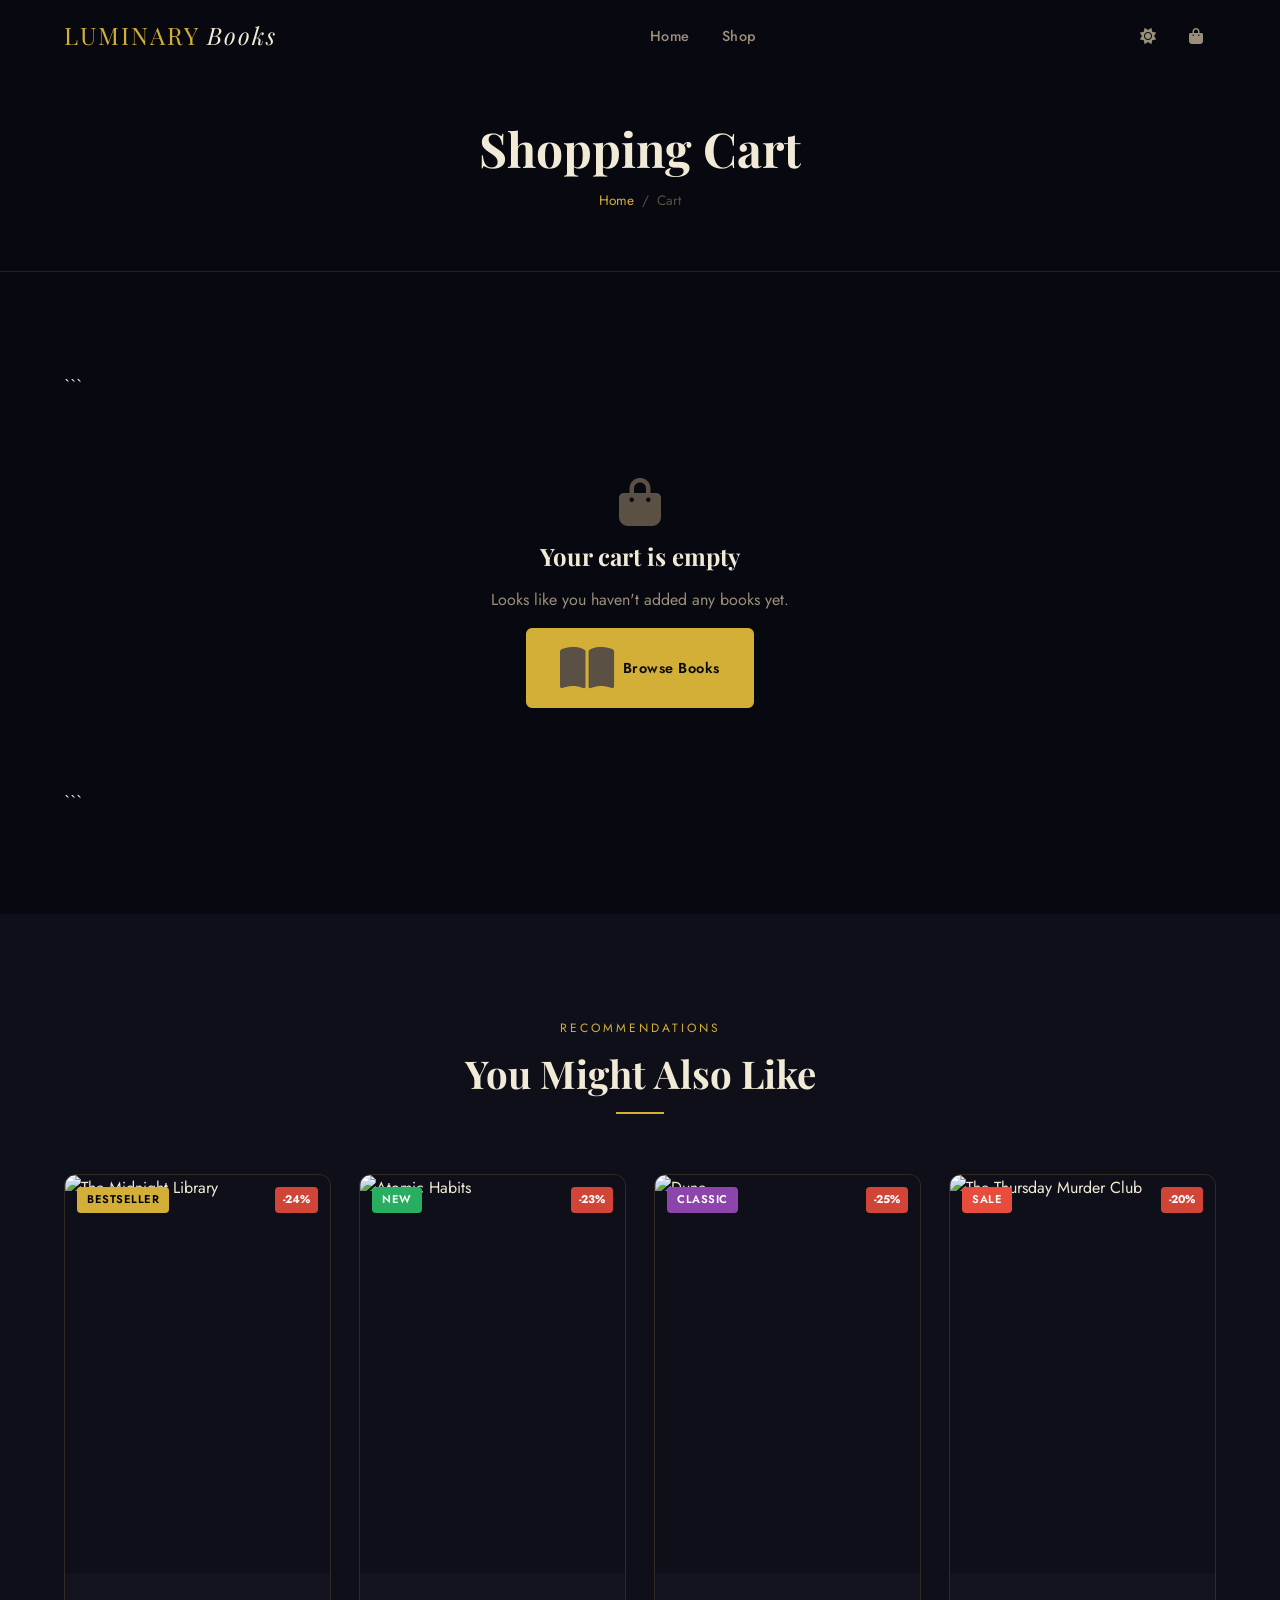
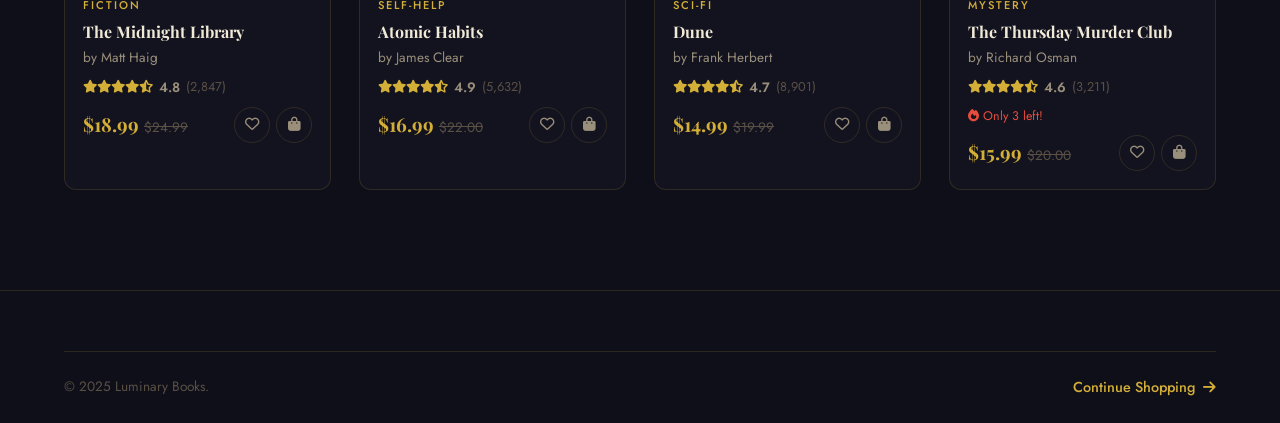
<file: cart.html>
<!DOCTYPE html>

<html lang="en" data-theme="dark">
<head>
  <meta charset="UTF-8">
  <meta name="viewport" content="width=device-width, initial-scale=1.0">
  <title>Shopping Cart — Luminary Books</title>
  <link rel="stylesheet" href="https://cdnjs.cloudflare.com/ajax/libs/font-awesome/6.5.0/css/all.min.css">
  <link rel="stylesheet" href="style.css">
</head>
<body class="page-cart">

<div id="page-loader"><div class="loader-logo">LUMINARY</div><div class="loader-bar"></div></div>
<div id="toast-container"></div>

<nav class="navbar scrolled" role="navigation">
  <a href="index.html" class="nav-logo">LUMINARY <span>Books</span></a>
  <ul class="nav-links">
    <li><a href="index.html">Home</a></li>
    <li><a href="shop.html">Shop</a></li>
  </ul>
  <div class="nav-actions">
    <button id="theme-toggle" class="nav-btn" aria-label="Toggle theme"><i class="fas fa-sun"></i></button>
    <a href="cart.html" class="nav-btn" aria-label="Cart"><i class="fas fa-shopping-bag"></i><span class="cart-badge">0</span></a>
    <button id="mobile-toggle" class="nav-btn" aria-label="Menu"><i class="fas fa-bars"></i></button>
  </div>
</nav>

<div class="page-banner">
  <h1 class="reveal">Shopping Cart</h1>
  <nav class="breadcrumb"><a href="index.html">Home</a><span>/</span><span>Cart</span></nav>
</div>

<section class="section">
  <div class="container">

```
<!-- Empty Cart State -->
<div id="cart-empty" class="cart-empty">
  <i class="fas fa-shopping-bag"></i>
  <h2>Your cart is empty</h2>
  <p>Looks like you haven't added any books yet.</p>
  <a href="shop.html" class="btn-primary"><i class="fas fa-book-open"></i> Browse Books</a>
</div>

<!-- Cart Content -->
<div class="cart-layout" id="cart-summary">
  <div>
    <div class="cart-items-container" id="cart-items" role="list" aria-label="Cart items"></div>
    <div style="margin-top:20px;display:flex;gap:12px;flex-wrap:wrap">
      <a href="shop.html" class="btn-secondary"><i class="fas fa-arrow-left"></i> Continue Shopping</a>
    </div>
  </div>

  <!-- Order Summary -->
  <div class="cart-summary" aria-label="Order summary">
    <h2 class="summary-title">Order Summary</h2>
    <div class="summary-row"><span>Subtotal</span><span id="cart-subtotal">$0.00</span></div>
    <div class="summary-row"><span>Shipping</span><span id="cart-shipping">—</span></div>
    <div class="summary-row total"><span>Total</span><span id="cart-total">$0.00</span></div>

    <div class="coupon-row">
      <input type="text" id="coupon-input" class="coupon-input" placeholder="Coupon code" aria-label="Enter coupon code">
      <button id="apply-coupon" class="btn-coupon">Apply</button>
    </div>
    <p style="font-size:0.75rem;color:var(--text-muted);margin-bottom:4px">Try: <em style="color:var(--gold)">LUMINARY20</em></p>

    <a href="checkout.html" class="btn-primary cart-checkout-btn" style="display:flex;text-align:center;justify-content:center">
      <i class="fas fa-lock"></i> Proceed to Checkout
    </a>

    <div class="free-shipping">
      <i class="fas fa-truck-fast"></i> Free shipping on orders over $35
    </div>

    <div style="margin-top:20px;display:flex;gap:12px;justify-content:center">
      <i class="fab fa-cc-visa" style="font-size:1.8rem;color:var(--text-muted)"></i>
      <i class="fab fa-cc-mastercard" style="font-size:1.8rem;color:var(--text-muted)"></i>
      <i class="fab fa-cc-paypal" style="font-size:1.8rem;color:var(--text-muted)"></i>
      <i class="fab fa-cc-apple-pay" style="font-size:1.8rem;color:var(--text-muted)"></i>
    </div>
  </div>
</div>
```

  </div>
</section>

<!-- You might also like -->

<section class="section" style="background:var(--bg-secondary)">
  <div class="container">
    <div class="section-header reveal">
      <span class="section-tag">Recommendations</span>
      <h2 class="section-title">You Might Also Like</h2>
      <div class="gold-line"></div>
    </div>
    <div class="books-grid" id="cart-recommendations"></div>
  </div>
</section>

<footer class="footer">
  <div class="container">
    <div class="footer-bottom"><p>&copy; 2025 Luminary Books.</p><a href="shop.html" class="btn-ghost">Continue Shopping <i class="fas fa-arrow-right"></i></a></div>
  </div>
</footer>

<button id="back-to-top" aria-label="Back to top"><i class="fas fa-chevron-up"></i></button>

<script src="script.js"></script>

<script>
// Render some book recommendations in cart page
document.addEventListener('DOMContentLoaded', () => {
  const recGrid = document.getElementById('cart-recommendations');
  if (recGrid) {
    recGrid.innerHTML = BOOKS.slice(0, 4).map(b => renderBookCard(b)).join('');
    ScrollReveal.init();
  }
});
</script>

</body>
</html>
</file>
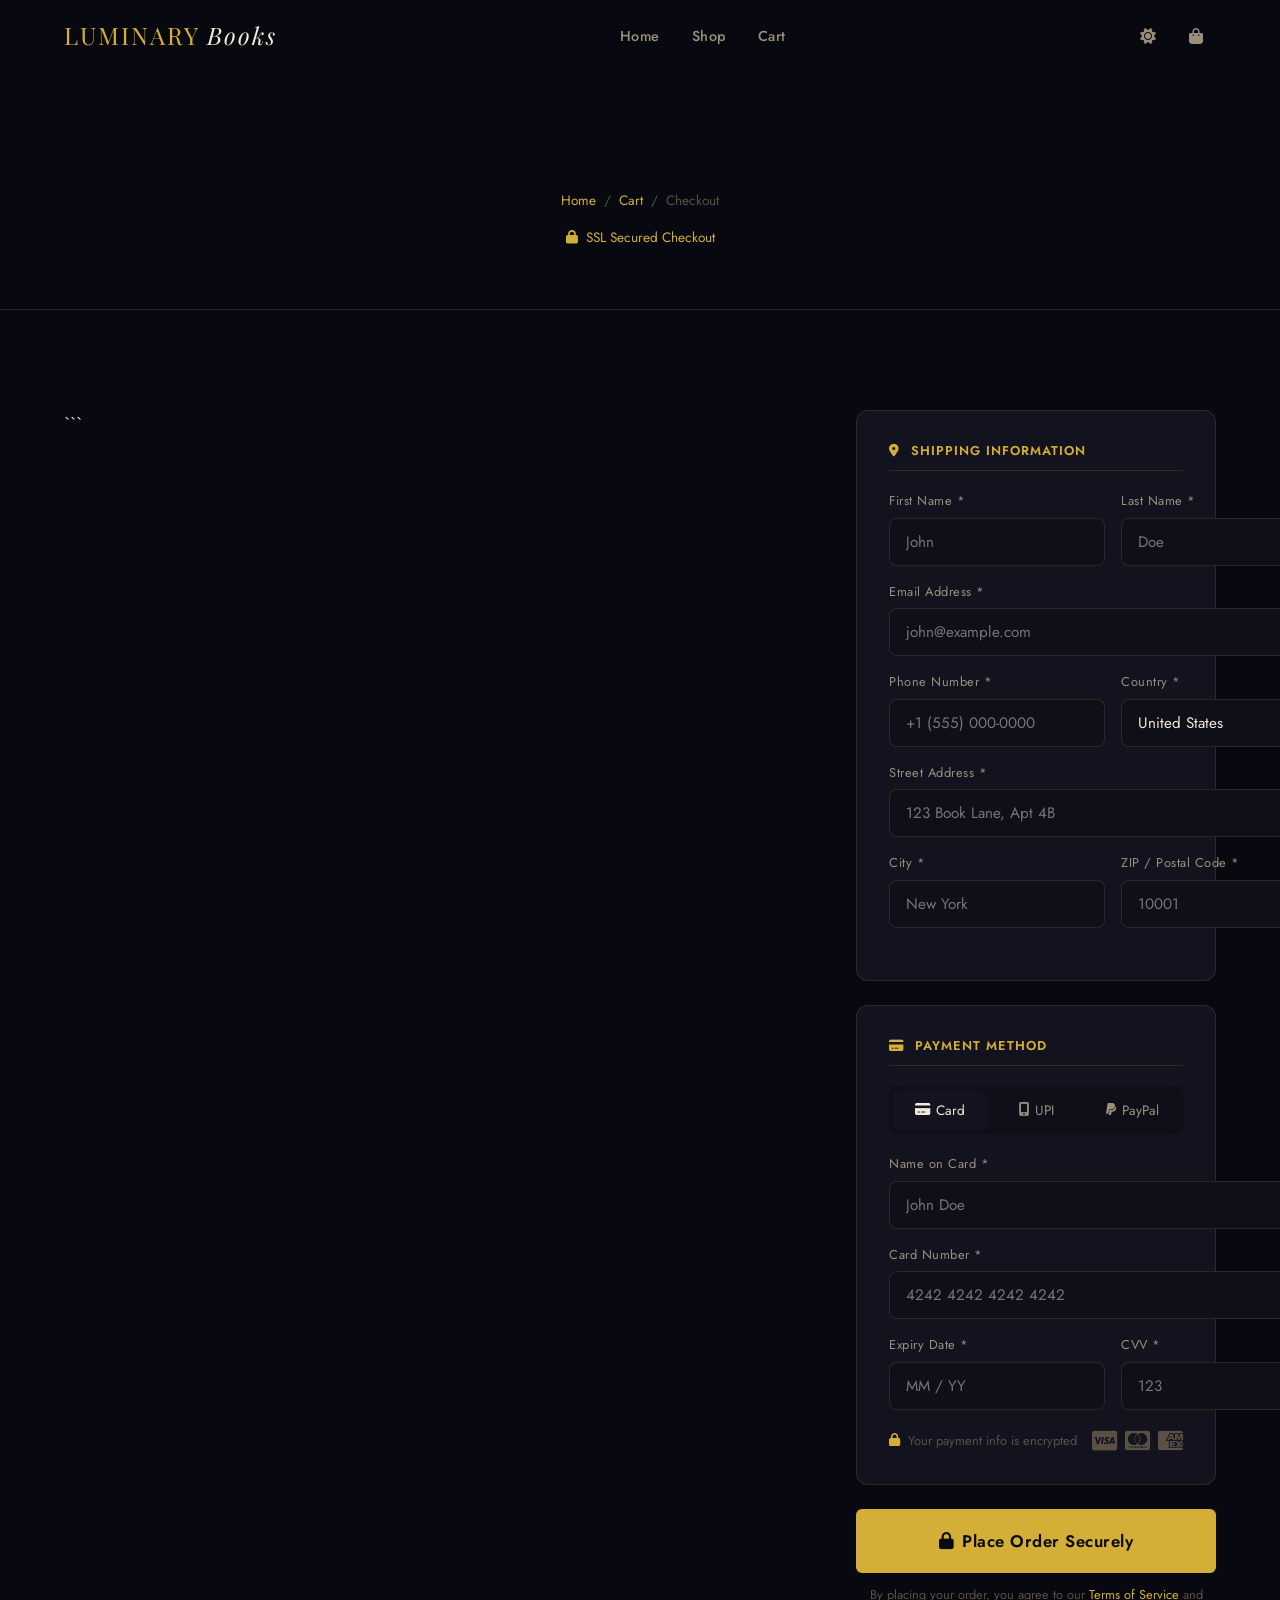
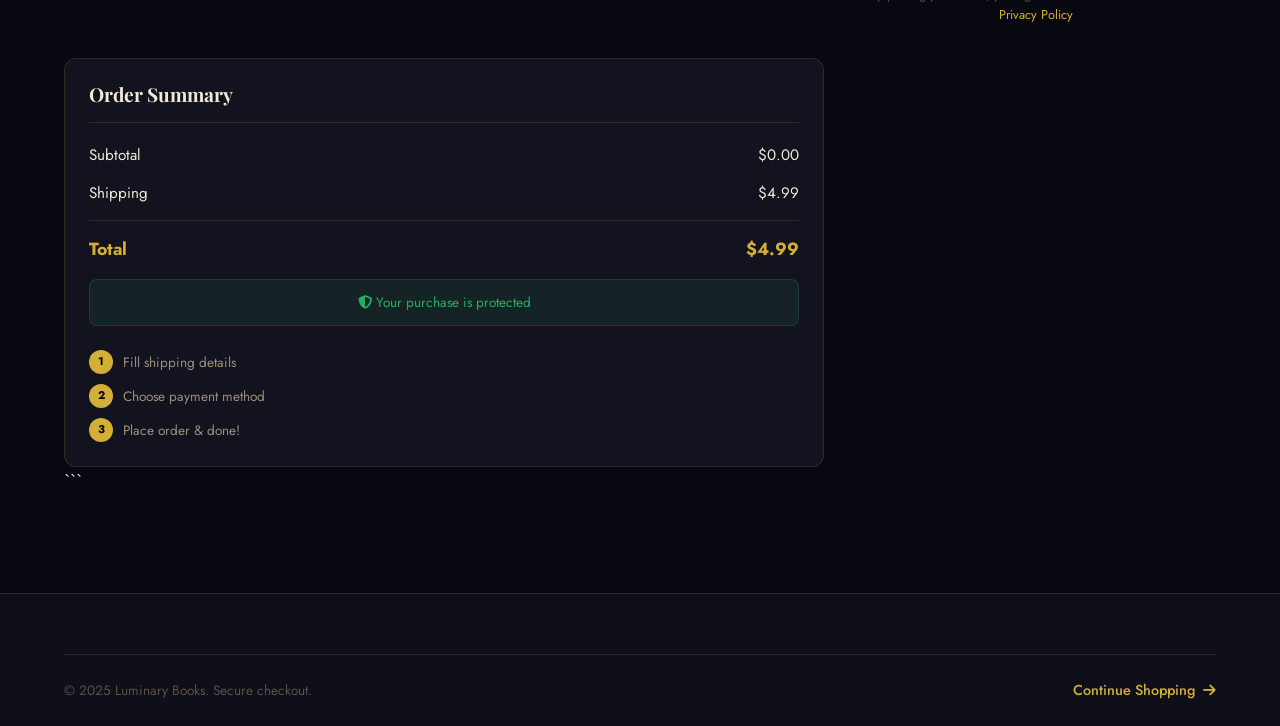
<file: checkout.html>
<!DOCTYPE html>

<html lang="en" data-theme="dark">
<head>
  <meta charset="UTF-8">
  <meta name="viewport" content="width=device-width, initial-scale=1.0">
  <title>Checkout — Luminary Books</title>
  <link rel="stylesheet" href="https://cdnjs.cloudflare.com/ajax/libs/font-awesome/6.5.0/css/all.min.css">
  <link rel="stylesheet" href="style.css">
</head>
<body class="page-checkout">

<div id="page-loader"><div class="loader-logo">LUMINARY</div><div class="loader-bar"></div></div>
<div id="toast-container"></div>

<!-- Order Success Modal -->

<div id="order-success-modal" role="dialog" aria-modal="true" aria-labelledby="success-title">
  <div class="success-inner">
    <div class="success-icon"><i class="fas fa-check"></i></div>
    <h2 id="success-title">Order Placed! 🎉</h2>
    <p>Thank you for your purchase. Your books are being prepared with care. You'll receive a confirmation email shortly.</p>
    <div style="font-size:0.85rem;color:var(--text-muted);margin-bottom:24px">Order #LUM-<strong style="color:var(--gold)">2025-8847</strong></div>
    <button id="success-close" class="btn-primary" style="width:100%"><i class="fas fa-home"></i> Back to Home</button>
  </div>
</div>

<nav class="navbar scrolled" role="navigation">
  <a href="index.html" class="nav-logo">LUMINARY <span>Books</span></a>
  <ul class="nav-links">
    <li><a href="index.html">Home</a></li>
    <li><a href="shop.html">Shop</a></li>
    <li><a href="cart.html">Cart</a></li>
  </ul>
  <div class="nav-actions">
    <button id="theme-toggle" class="nav-btn" aria-label="Toggle theme"><i class="fas fa-sun"></i></button>
    <a href="cart.html" class="nav-btn" aria-label="Cart"><i class="fas fa-shopping-bag"></i><span class="cart-badge">0</span></a>
    <button id="mobile-toggle" class="nav-btn" aria-label="Menu"><i class="fas fa-bars"></i></button>
  </div>
</nav>

<div class="page-banner">
  <h1 class="reveal">Secure Checkout</h1>
  <nav class="breadcrumb"><a href="index.html">Home</a><span>/</span><a href="cart.html">Cart</a><span>/</span><span>Checkout</span></nav>
  <div style="margin-top:16px;display:flex;align-items:center;justify-content:center;gap:8px;font-size:0.85rem;color:var(--gold)">
    <i class="fas fa-lock"></i> SSL Secured Checkout
  </div>
</div>

<section class="section">
  <div class="container">
    <div class="checkout-layout">

```
  <!-- Checkout Form -->
  <form id="checkout-form" novalidate aria-label="Checkout form">

    <!-- Shipping Details -->
    <div class="checkout-form-card" style="margin-bottom:24px">
      <h2 class="checkout-section-title"><i class="fas fa-map-marker-alt" style="margin-right:6px"></i> Shipping Information</h2>
      <div class="form-grid">
        <div class="form-group">
          <label class="form-label" for="first-name">First Name *</label>
          <input type="text" id="first-name" class="form-input" required autocomplete="given-name" placeholder="John">
        </div>
        <div class="form-group">
          <label class="form-label" for="last-name">Last Name *</label>
          <input type="text" id="last-name" class="form-input" required autocomplete="family-name" placeholder="Doe">
        </div>
        <div class="form-group full">
          <label class="form-label" for="email">Email Address *</label>
          <input type="email" id="email" class="form-input" required autocomplete="email" placeholder="john@example.com">
        </div>
        <div class="form-group">
          <label class="form-label" for="phone">Phone Number *</label>
          <input type="tel" id="phone" class="form-input" required autocomplete="tel" placeholder="+1 (555) 000-0000">
        </div>
        <div class="form-group">
          <label class="form-label" for="country">Country *</label>
          <select id="country" class="form-input filter-select" required autocomplete="country">
            <option value="">Select Country</option>
            <option value="US" selected>United States</option>
            <option value="CA">Canada</option>
            <option value="UK">United Kingdom</option>
            <option value="AU">Australia</option>
            <option value="DE">Germany</option>
            <option value="FR">France</option>
          </select>
        </div>
        <div class="form-group full">
          <label class="form-label" for="address">Street Address *</label>
          <input type="text" id="address" class="form-input" required autocomplete="street-address" placeholder="123 Book Lane, Apt 4B">
        </div>
        <div class="form-group">
          <label class="form-label" for="city">City *</label>
          <input type="text" id="city" class="form-input" required autocomplete="address-level2" placeholder="New York">
        </div>
        <div class="form-group">
          <label class="form-label" for="zip">ZIP / Postal Code *</label>
          <input type="text" id="zip" class="form-input" required autocomplete="postal-code" placeholder="10001">
        </div>
      </div>
    </div>

    <!-- Payment Details -->
    <div class="checkout-form-card" style="margin-bottom:24px">
      <h2 class="checkout-section-title"><i class="fas fa-credit-card" style="margin-right:6px"></i> Payment Method</h2>

      <div class="payment-tabs" role="tablist">
        <button type="button" class="payment-tab active" data-tab="tab-card" role="tab"><i class="fas fa-credit-card"></i> Card</button>
        <button type="button" class="payment-tab" data-tab="tab-upi" role="tab"><i class="fas fa-mobile-alt"></i> UPI</button>
        <button type="button" class="payment-tab" data-tab="tab-paypal" role="tab"><i class="fab fa-paypal"></i> PayPal</button>
      </div>

      <!-- Card Payment -->
      <div id="tab-card" class="payment-content active">
        <div class="form-grid">
          <div class="form-group full">
            <label class="form-label" for="card-name">Name on Card *</label>
            <input type="text" id="card-name" class="form-input" required autocomplete="cc-name" placeholder="John Doe">
          </div>
          <div class="form-group full">
            <label class="form-label" for="card-number">Card Number *</label>
            <input type="text" id="card-number" class="form-input" required autocomplete="cc-number" placeholder="4242 4242 4242 4242" maxlength="19">
          </div>
          <div class="form-group">
            <label class="form-label" for="card-expiry">Expiry Date *</label>
            <input type="text" id="card-expiry" class="form-input" required autocomplete="cc-exp" placeholder="MM / YY" maxlength="7">
          </div>
          <div class="form-group">
            <label class="form-label" for="card-cvv">CVV *</label>
            <input type="text" id="card-cvv" class="form-input" required autocomplete="cc-csc" placeholder="123" maxlength="4">
          </div>
        </div>
        <div style="margin-top:8px;display:flex;gap:8px;align-items:center;font-size:0.8rem;color:var(--text-muted)">
          <i class="fas fa-lock" style="color:var(--gold)"></i> Your payment info is encrypted
          <i class="fab fa-cc-visa" style="font-size:1.4rem;margin-left:auto"></i>
          <i class="fab fa-cc-mastercard" style="font-size:1.4rem"></i>
          <i class="fab fa-cc-amex" style="font-size:1.4rem"></i>
        </div>
      </div>

      <!-- UPI -->
      <div id="tab-upi" class="payment-content">
        <div class="form-group">
          <label class="form-label" for="upi-id">UPI ID *</label>
          <input type="text" id="upi-id" class="form-input" placeholder="yourname@upi" autocomplete="off">
        </div>
        <p style="font-size:0.85rem;color:var(--text-muted);margin-top:12px"><i class="fas fa-info-circle" style="color:var(--gold)"></i> You'll receive a payment request on your UPI app after placing the order.</p>
      </div>

      <!-- PayPal -->
      <div id="tab-paypal" class="payment-content" style="text-align:center;padding:24px 0">
        <i class="fab fa-paypal" style="font-size:3rem;color:#003087;margin-bottom:16px"></i>
        <p style="color:var(--text-secondary);font-size:0.95rem;margin-bottom:16px">You'll be redirected to PayPal to complete your payment securely.</p>
        <div style="background:var(--bg-secondary);border:1px solid var(--border);border-radius:var(--radius-sm);padding:16px;font-size:0.85rem;color:var(--text-muted)">
          ✓ No PayPal account required &nbsp;|&nbsp; ✓ Buyer protection included
        </div>
      </div>
    </div>

    <!-- Submit -->
    <button type="submit" class="btn-primary" style="width:100%;padding:18px;font-size:1.05rem;justify-content:center">
      <i class="fas fa-lock"></i> Place Order Securely
    </button>
    <p style="text-align:center;font-size:0.8rem;color:var(--text-muted);margin-top:12px">By placing your order, you agree to our <a href="#">Terms of Service</a> and <a href="#">Privacy Policy</a></p>

  </form>

  <!-- Order Summary Sidebar -->
  <div class="checkout-summary-card" aria-label="Order summary">
    <h2 class="summary-title">Order Summary</h2>
    <div class="order-items" id="order-items" aria-label="Items in your order">
      <div class="order-item"><span>Loading...</span></div>
    </div>
    <div class="summary-row"><span>Subtotal</span><span id="order-subtotal">$0.00</span></div>
    <div class="summary-row"><span>Shipping</span><span id="order-shipping">—</span></div>
    <div class="summary-row total"><span>Total</span><span id="order-total">$0.00</span></div>

    <div class="free-shipping" style="margin-top:16px">
      <i class="fas fa-shield-halved"></i> Your purchase is protected
    </div>

    <!-- Steps -->
    <div style="margin-top:24px;display:flex;flex-direction:column;gap:10px">
      <div style="display:flex;align-items:center;gap:10px;font-size:0.85rem;color:var(--text-secondary)">
        <div style="width:24px;height:24px;border-radius:50%;background:var(--gold);color:#000;display:flex;align-items:center;justify-content:center;font-size:0.7rem;font-weight:700;flex-shrink:0">1</div>
        <span>Fill shipping details</span>
      </div>
      <div style="display:flex;align-items:center;gap:10px;font-size:0.85rem;color:var(--text-secondary)">
        <div style="width:24px;height:24px;border-radius:50%;background:var(--gold);color:#000;display:flex;align-items:center;justify-content:center;font-size:0.7rem;font-weight:700;flex-shrink:0">2</div>
        <span>Choose payment method</span>
      </div>
      <div style="display:flex;align-items:center;gap:10px;font-size:0.85rem;color:var(--text-secondary)">
        <div style="width:24px;height:24px;border-radius:50%;background:var(--gold);color:#000;display:flex;align-items:center;justify-content:center;font-size:0.7rem;font-weight:700;flex-shrink:0">3</div>
        <span>Place order & done!</span>
      </div>
    </div>
  </div>

</div>
```

  </div>
</section>

<footer class="footer">
  <div class="container">
    <div class="footer-bottom"><p>&copy; 2025 Luminary Books. Secure checkout.</p><a href="shop.html" class="btn-ghost">Continue Shopping <i class="fas fa-arrow-right"></i></a></div>
  </div>
</footer>

<button id="back-to-top" aria-label="Back to top"><i class="fas fa-chevron-up"></i></button>

<script src="script.js"></script>

<script>
// Format card number input
document.getElementById('card-number')?.addEventListener('input', function() {
  let v = this.value.replace(/\D/g, '').substring(0, 16);
  this.value = v.replace(/(.{4})/g, '$1 ').trim();
});
document.getElementById('card-expiry')?.addEventListener('input', function() {
  let v = this.value.replace(/\D/g, '').substring(0, 4);
  if (v.length >= 2) v = v.substring(0,2) + ' / ' + v.substring(2);
  this.value = v;
});
</script>

</body>
</html>
</file>
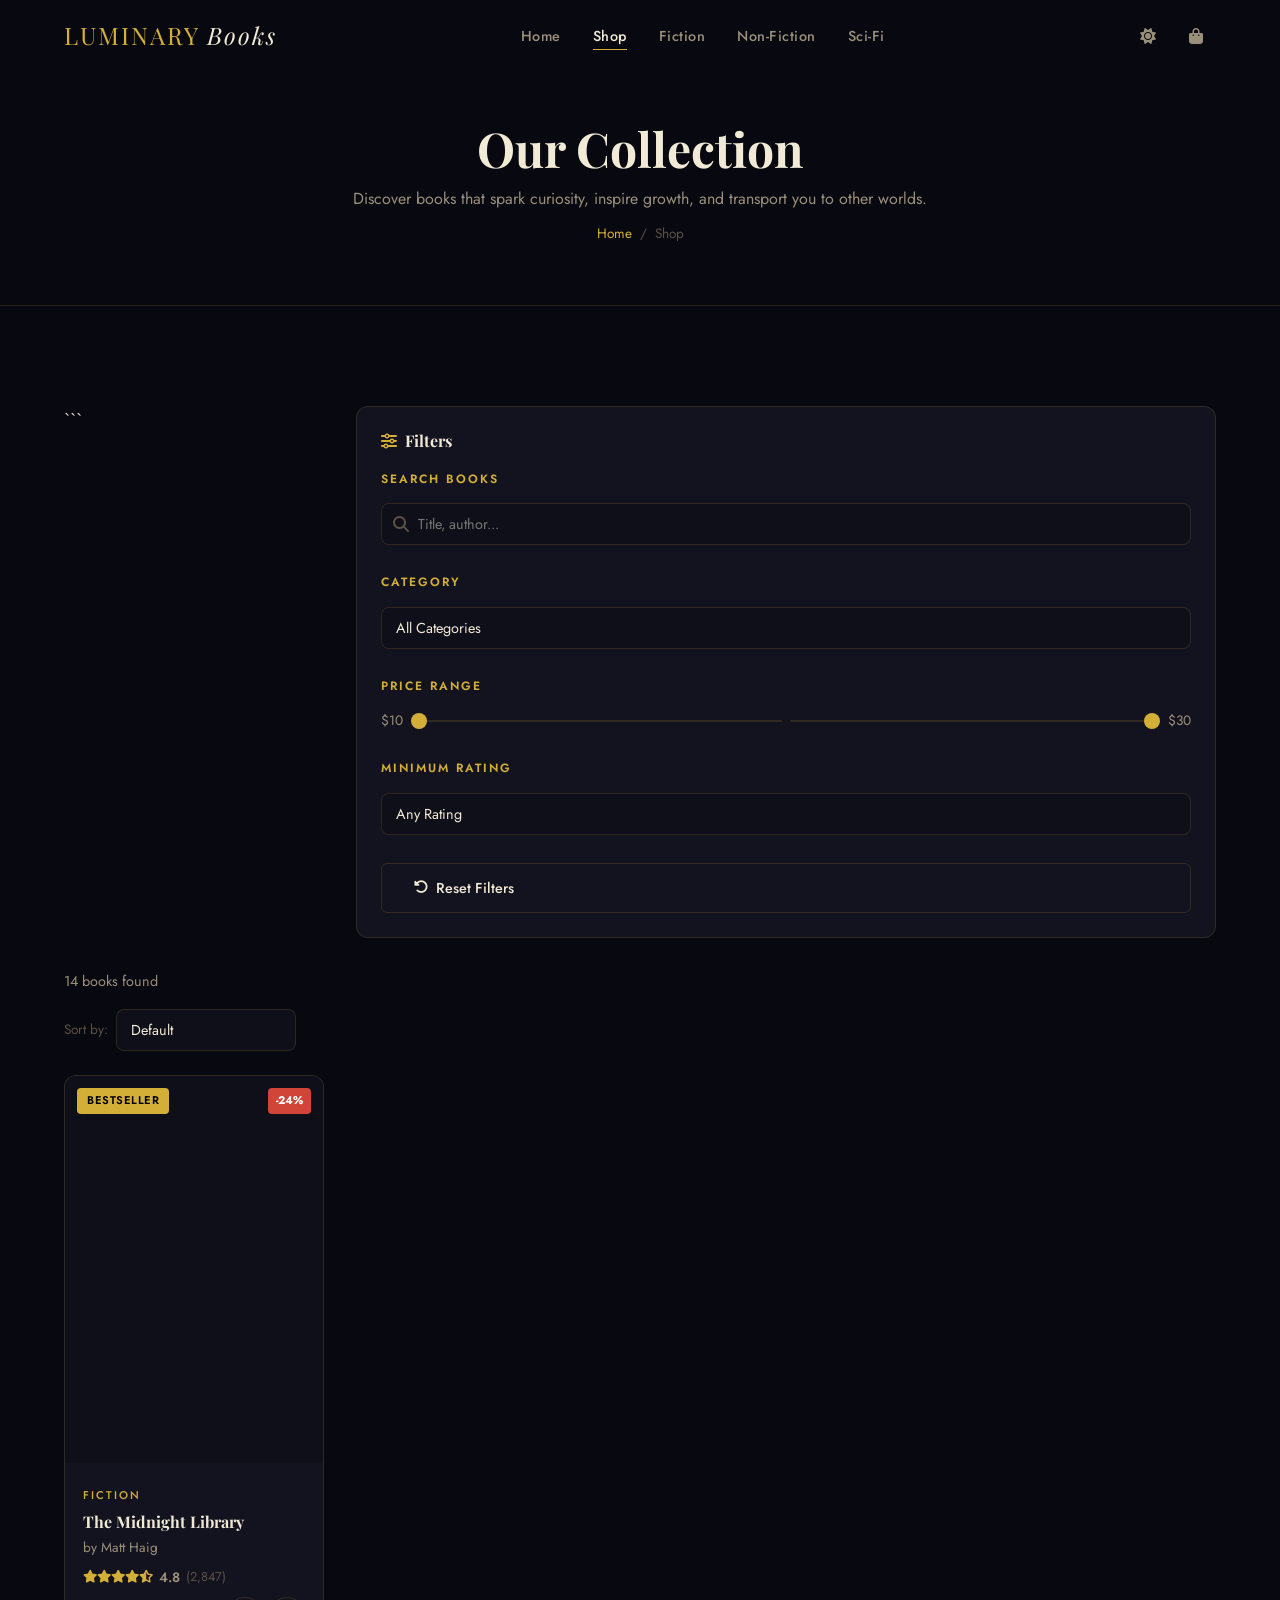
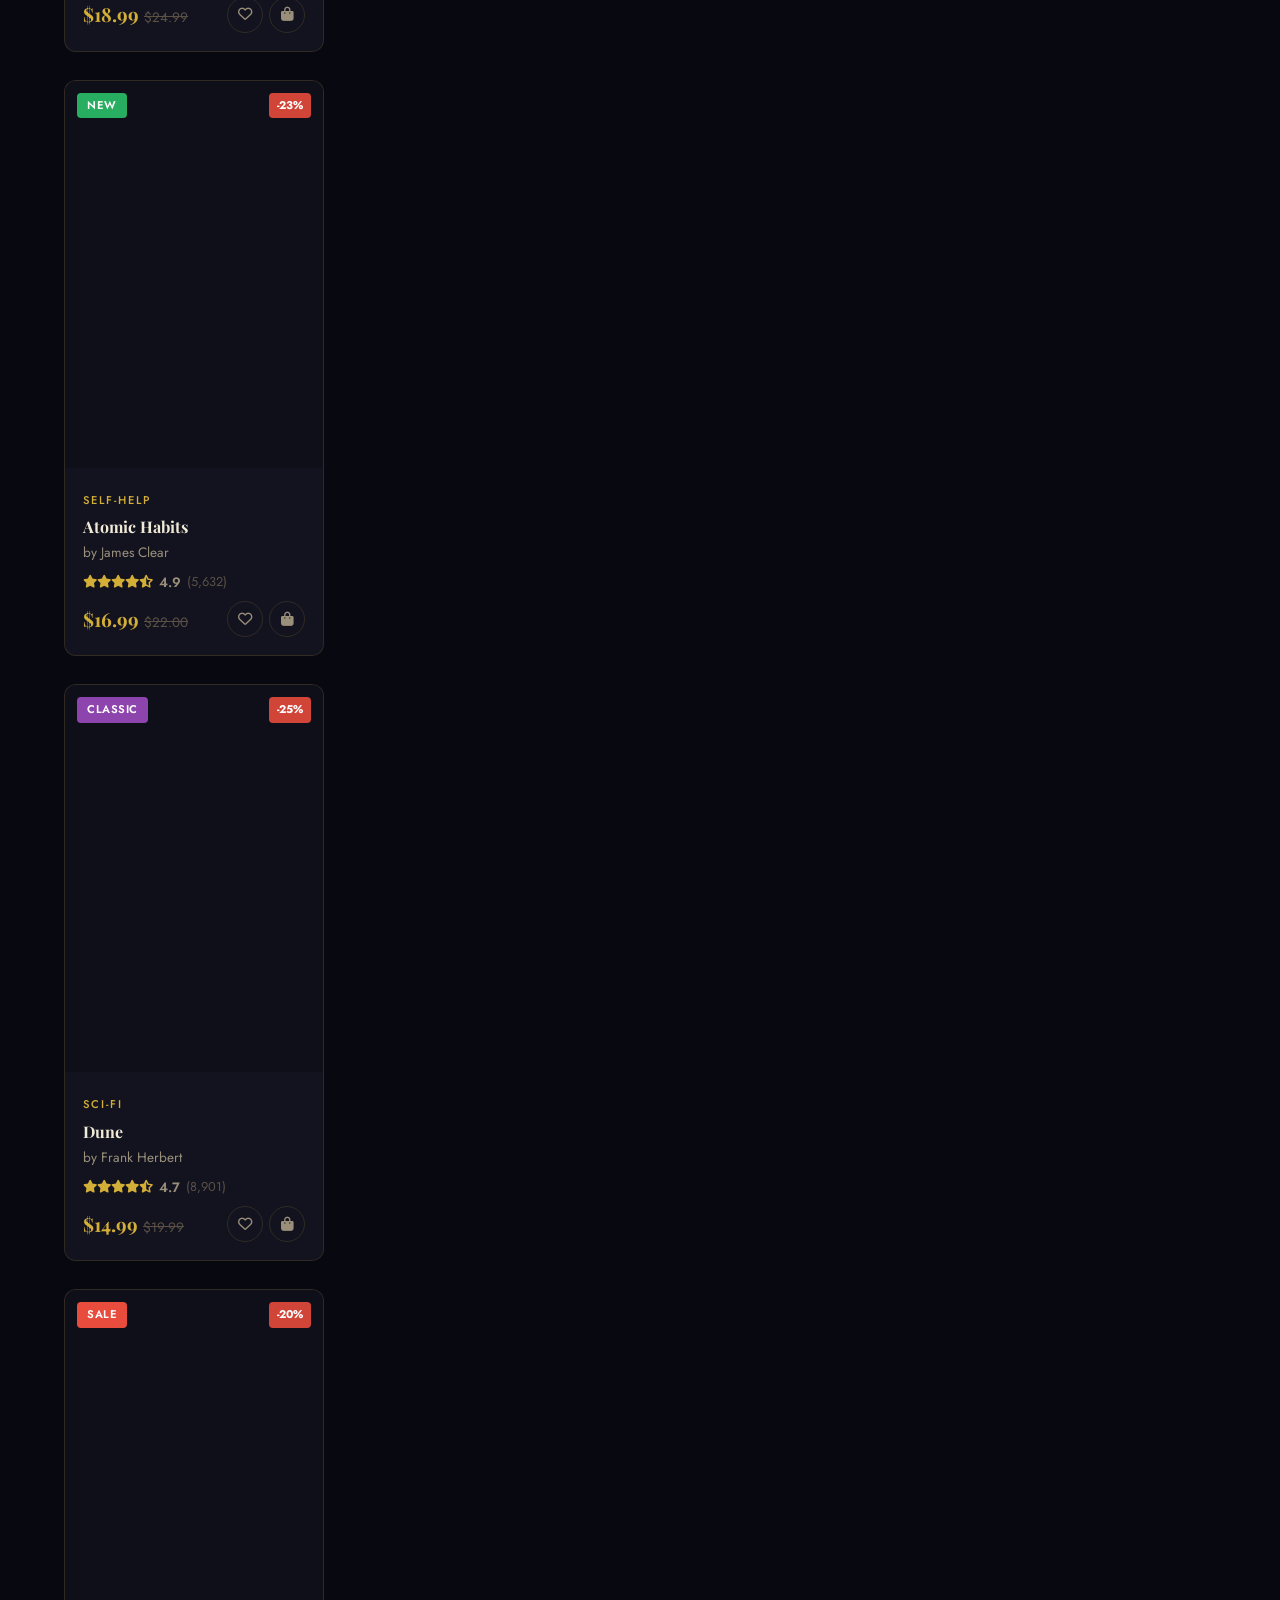
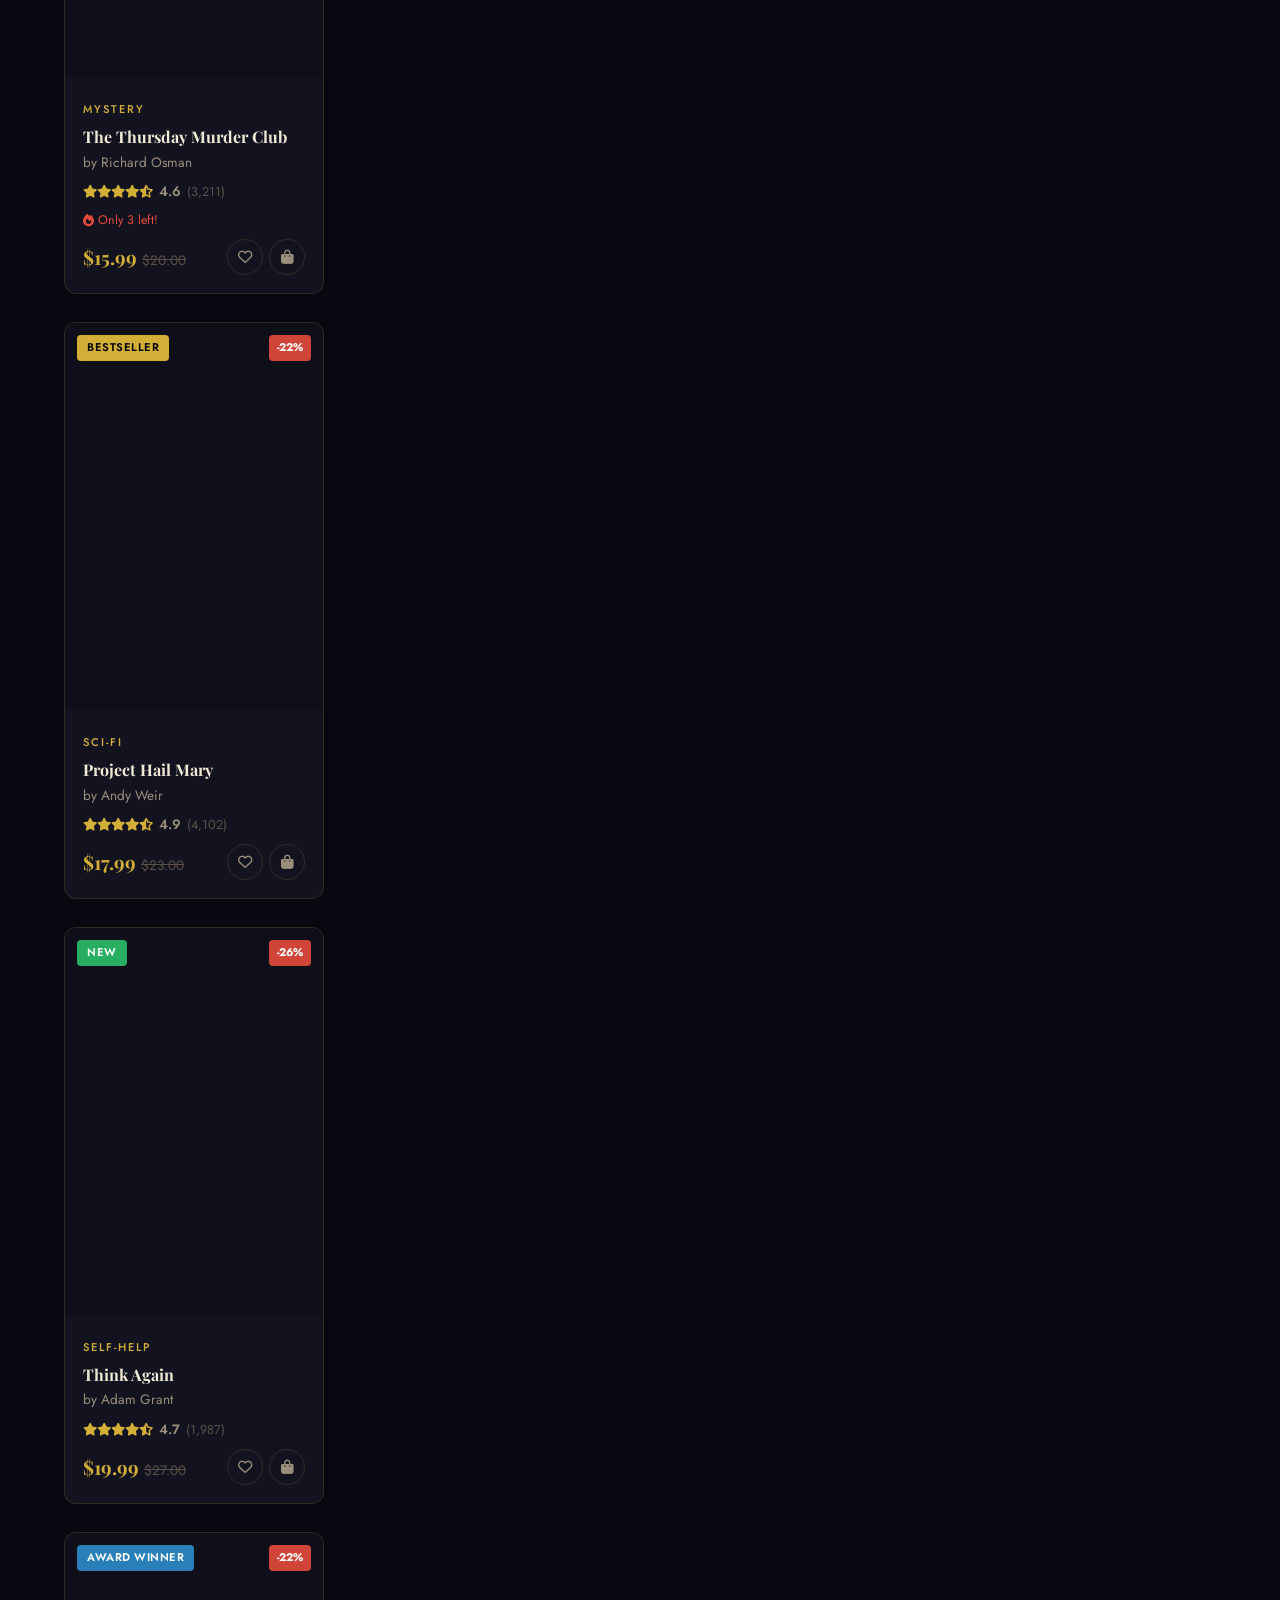
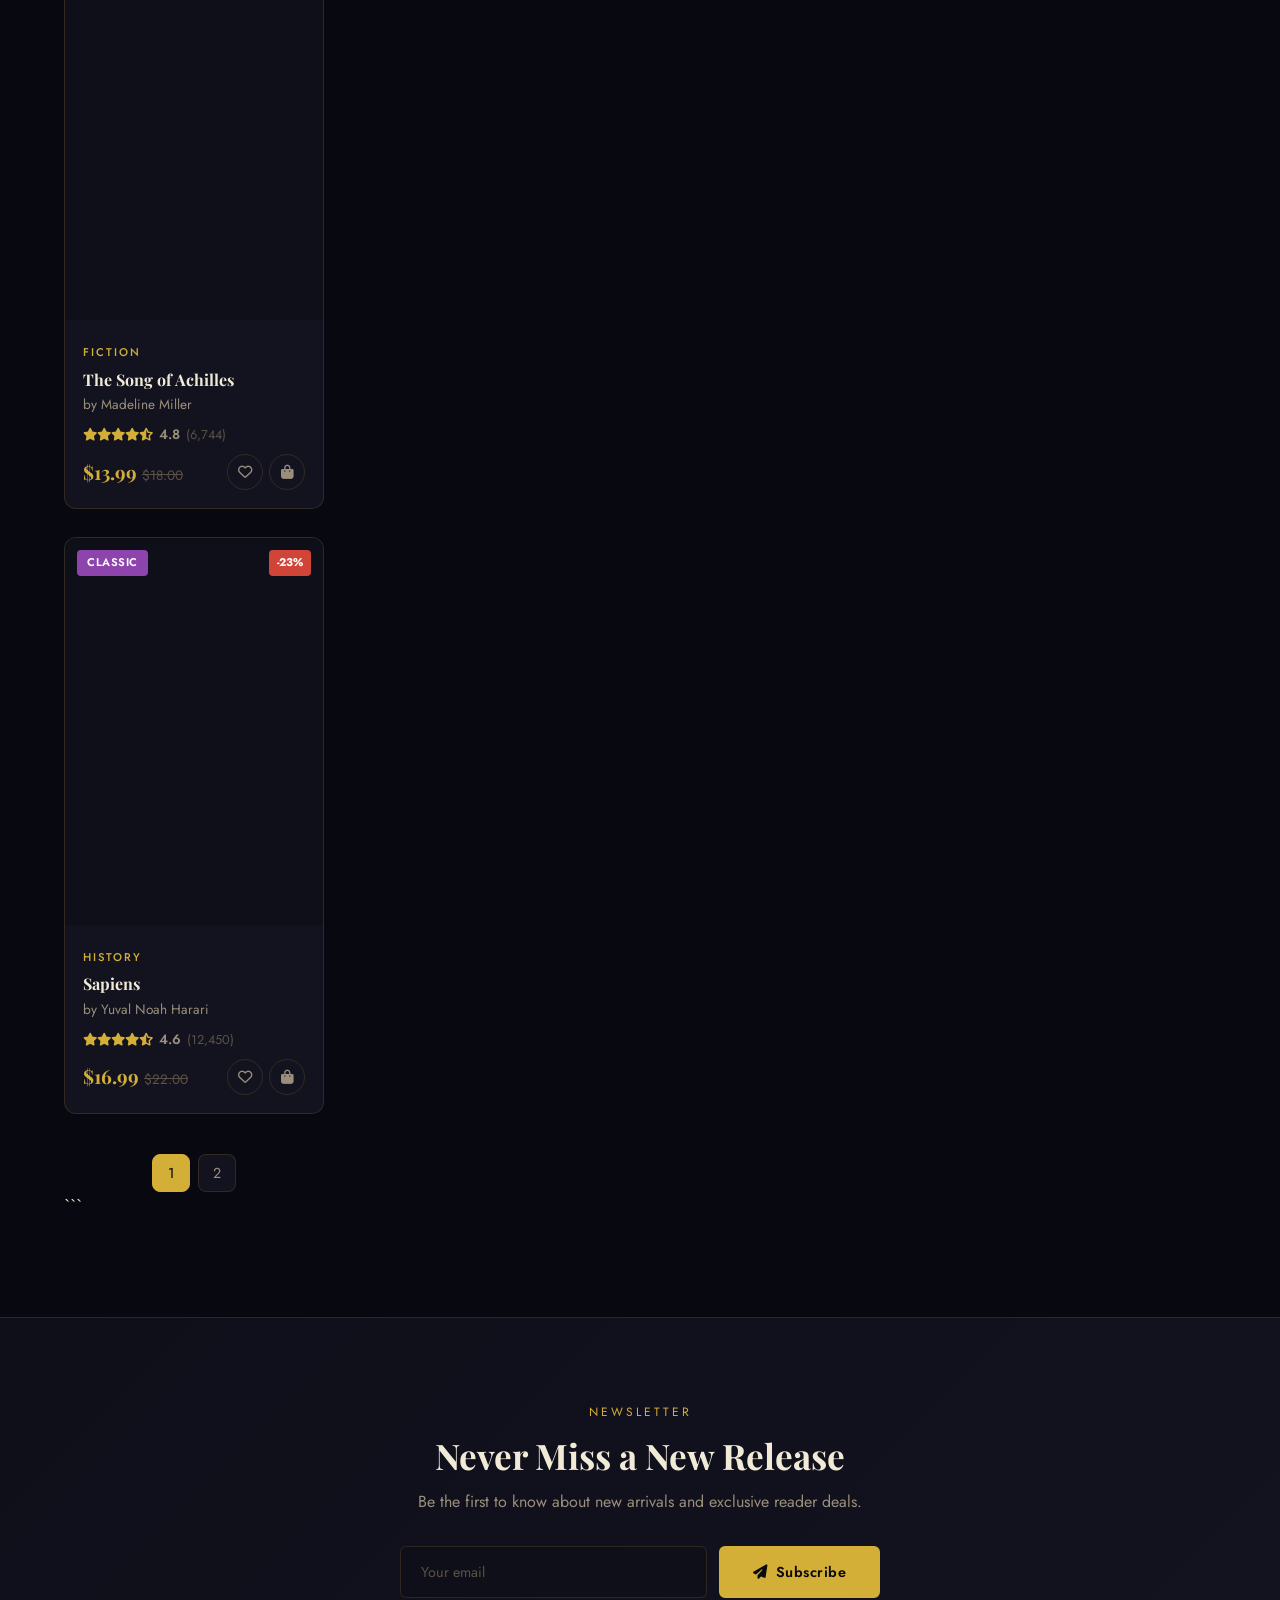
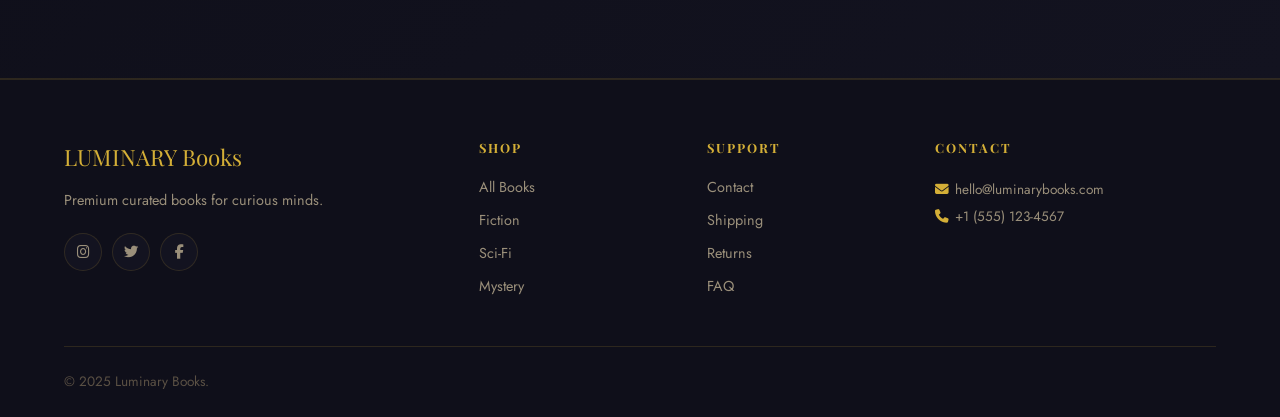
<file: shop.html>
<!DOCTYPE html>

<html lang="en" data-theme="dark">
<head>
  <meta charset="UTF-8">
  <meta name="viewport" content="width=device-width, initial-scale=1.0">
  <meta name="description" content="Browse our full collection of premium books — Filter by genre, price, and rating.">
  <title>Shop — Luminary Books</title>
  <link rel="stylesheet" href="https://cdnjs.cloudflare.com/ajax/libs/font-awesome/6.5.0/css/all.min.css">
  <link rel="stylesheet" href="style.css">
</head>
<body class="page-shop">

<div id="page-loader"><div class="loader-logo">LUMINARY</div><div class="loader-bar"></div></div>
<div id="quick-view-modal" role="dialog" aria-modal="true" aria-label="Book quick view">
  <div class="modal-inner"><button class="modal-close" aria-label="Close"><i class="fas fa-times"></i></button><div class="modal-body"></div></div>
</div>
<div id="toast-container"></div>

<nav class="navbar" role="navigation">
  <a href="index.html" class="nav-logo">LUMINARY <span>Books</span></a>
  <ul class="nav-links">
    <li><a href="index.html">Home</a></li>
    <li><a href="shop.html" class="active">Shop</a></li>
    <li><a href="shop.html?cat=Fiction">Fiction</a></li>
    <li><a href="shop.html?cat=Non-Fiction">Non-Fiction</a></li>
    <li><a href="shop.html?cat=Sci-Fi">Sci-Fi</a></li>
  </ul>
  <div class="nav-actions">
    <button id="theme-toggle" class="nav-btn" aria-label="Toggle theme"><i class="fas fa-sun"></i></button>
    <a href="cart.html" class="nav-btn" aria-label="Cart"><i class="fas fa-shopping-bag"></i><span class="cart-badge">0</span></a>
    <button id="mobile-toggle" class="nav-btn" aria-label="Menu"><i class="fas fa-bars"></i></button>
  </div>
</nav>

<!-- Page Banner -->

<div class="page-banner">
  <div class="reveal"><h1>Our Collection</h1><p style="color:var(--text-secondary);margin-top:8px">Discover books that spark curiosity, inspire growth, and transport you to other worlds.</p></div>
  <nav class="breadcrumb" aria-label="Breadcrumb"><a href="index.html">Home</a><span>/</span><span>Shop</span></nav>
</div>

<!-- Shop Section -->

<section class="section">
  <div class="container">
    <div class="shop-layout">

```
  <!-- Filters Panel -->
  <aside class="filters-panel" aria-label="Filter options">
    <h2 style="font-size:1rem;margin-bottom:20px;color:var(--text-primary)"><i class="fas fa-sliders" style="color:var(--gold);margin-right:8px"></i>Filters</h2>

    <!-- Search -->
    <div class="filter-section">
      <label class="filter-label" for="search-input">Search Books</label>
      <div class="search-wrapper">
        <i class="fas fa-search" aria-hidden="true"></i>
        <input type="search" class="search-input" id="search-input" placeholder="Title, author..." aria-label="Search books">
      </div>
    </div>

    <!-- Category -->
    <div class="filter-section">
      <label class="filter-label" for="filter-category">Category</label>
      <select class="filter-select" id="filter-category" aria-label="Filter by category">
        <option value="">All Categories</option>
      </select>
    </div>

    <!-- Price Range -->
    <div class="filter-section">
      <label class="filter-label">Price Range</label>
      <div class="price-range">
        <div class="price-inputs">
          <span id="price-min-val">$10</span>
          <input type="range" id="price-min" min="0" max="30" value="0" aria-label="Minimum price">
          <input type="range" id="price-max" min="10" max="30" value="30" aria-label="Maximum price">
          <span id="price-max-val">$30</span>
        </div>
      </div>
    </div>

    <!-- Rating -->
    <div class="filter-section">
      <label class="filter-label" for="filter-rating">Minimum Rating</label>
      <select class="filter-select" id="filter-rating" aria-label="Filter by rating">
        <option value="0">Any Rating</option>
        <option value="3">3+ Stars</option>
        <option value="4">4+ Stars</option>
        <option value="4.5">4.5+ Stars</option>
      </select>
    </div>

    <button id="reset-filters" class="btn-secondary" style="width:100%">
      <i class="fas fa-rotate-left"></i> Reset Filters
    </button>
  </aside>

  <!-- Books Grid -->
  <div>
    <div class="shop-header">
      <p id="result-count" aria-live="polite">Loading books...</p>
      <div class="sort-wrapper">
        <label for="sort-select">Sort by:</label>
        <select class="filter-select" id="sort-select" style="width:auto;min-width:180px" aria-label="Sort books">
          <option value="default">Default</option>
          <option value="price-asc">Price: Low to High</option>
          <option value="price-desc">Price: High to Low</option>
          <option value="newest">Newest</option>
          <option value="rating">Top Rated</option>
        </select>
      </div>
    </div>
    <div class="books-grid" id="shop-grid" role="list" aria-label="Book collection"></div>
    <div id="pagination" role="navigation" aria-label="Pagination"></div>
  </div>

</div>
```

  </div>
</section>

<!-- Newsletter -->

<section class="newsletter-section">
  <div class="container reveal">
    <span class="section-tag">Newsletter</span>
    <h2>Never Miss a New Release</h2>
    <p>Be the first to know about new arrivals and exclusive reader deals.</p>
    <form class="newsletter-form"><input type="email" placeholder="Your email" required><button type="submit" class="btn-primary"><i class="fas fa-paper-plane"></i> Subscribe</button></form>
  </div>
</section>

<!-- Footer -->

<footer class="footer">
  <div class="container">
    <div class="footer-grid">
      <div>
        <div class="footer-logo">LUMINARY Books</div>
        <p class="footer-desc">Premium curated books for curious minds.</p>
        <div class="footer-socials">
          <a href="#" class="social-btn" aria-label="Instagram"><i class="fab fa-instagram"></i></a>
          <a href="#" class="social-btn" aria-label="Twitter"><i class="fab fa-twitter"></i></a>
          <a href="#" class="social-btn" aria-label="Facebook"><i class="fab fa-facebook-f"></i></a>
        </div>
      </div>
      <div><h3 class="footer-heading">Shop</h3><nav class="footer-links"><a href="shop.html">All Books</a><a href="shop.html?cat=Fiction">Fiction</a><a href="shop.html?cat=Sci-Fi">Sci-Fi</a><a href="shop.html?cat=Mystery">Mystery</a></nav></div>
      <div><h3 class="footer-heading">Support</h3><nav class="footer-links"><a href="#">Contact</a><a href="#">Shipping</a><a href="#">Returns</a><a href="#">FAQ</a></nav></div>
      <div><h3 class="footer-heading">Contact</h3><p style="font-size:0.85rem;color:var(--text-secondary);line-height:2"><i class="fas fa-envelope" style="color:var(--gold);width:16px"></i> hello@luminarybooks.com<br><i class="fas fa-phone" style="color:var(--gold);width:16px"></i> +1 (555) 123-4567</p></div>
    </div>
    <div class="footer-bottom"><p>&copy; 2025 Luminary Books.</p></div>
  </div>
</footer>

<button id="back-to-top" aria-label="Back to top"><i class="fas fa-chevron-up"></i></button>

<script src="script.js"></script>

</body>
</html>
</file>
<file: style.css>
/* ============================================================
   LUMINARY BOOKS — Premium Stylesheet
   Dark Gold Luxury Aesthetic
   ============================================================ */

/* ── Google Fonts ── */
@import url('https://fonts.googleapis.com/css2?family=Playfair+Display:ital,wght@0,400;0,600;0,700;1,400&family=Jost:wght@300;400;500;600&display=swap');

/* ============================================================
   CSS VARIABLES — THEME SYSTEM
   ============================================================ */
:root {
  /* Gold palette */
  --gold: #d4af37;
  --gold-light: #e8c84a;
  --gold-dark: #a88a20;
  --gold-muted: rgba(212,175,55,0.12);

  /* Dark theme (default) */
  --bg-primary: #080810;
  --bg-secondary: #0f0f1a;
  --bg-card: #131320;
  --bg-card-hover: #1a1a2e;
  --bg-glass: rgba(19,19,32,0.85);
  --border: rgba(212,175,55,0.15);
  --border-hover: rgba(212,175,55,0.4);
  --text-primary: #f0ead6;
  --text-secondary: #9a8f7a;
  --text-muted: #5a5044;
  --navbar-bg: rgba(8,8,16,0.95);
  --input-bg: #0f0f1a;
  --shadow: 0 8px 32px rgba(0,0,0,0.6);
  --shadow-gold: 0 0 24px rgba(212,175,55,0.2);
  --radius: 12px;
  --radius-sm: 8px;
  --transition: all 0.3s cubic-bezier(0.4, 0, 0.2, 1);
}

[data-theme="light"] {
  --bg-primary: #faf8f3;
  --bg-secondary: #f2ede0;
  --bg-card: #ffffff;
  --bg-card-hover: #fdf9f0;
  --bg-glass: rgba(255,255,255,0.9);
  --border: rgba(212,175,55,0.2);
  --border-hover: rgba(212,175,55,0.5);
  --text-primary: #1a1510;
  --text-secondary: #5a4e3a;
  --text-muted: #9a8a6a;
  --navbar-bg: rgba(250,248,243,0.95);
  --input-bg: #f2ede0;
  --shadow: 0 8px 32px rgba(0,0,0,0.1);
  --shadow-gold: 0 0 24px rgba(212,175,55,0.15);
}

/* ============================================================
   RESET & BASE
   ============================================================ */
*, *::before, *::after { box-sizing: border-box; margin: 0; padding: 0; }

html { scroll-behavior: smooth; font-size: 16px; }

body {
  font-family: 'Jost', sans-serif;
  background: var(--bg-primary);
  color: var(--text-primary);
  line-height: 1.6;
  overflow-x: hidden;
  transition: background 0.3s ease, color 0.3s ease;
}

a { color: var(--gold); text-decoration: none; transition: var(--transition); }
a:hover { color: var(--gold-light); }

img { max-width: 100%; height: auto; display: block; }

h1, h2, h3, h4 { font-family: 'Playfair Display', serif; line-height: 1.2; }

ul { list-style: none; }

input, select, textarea, button { font-family: inherit; }

/* ============================================================
   LOADING SCREEN
   ============================================================ */
#page-loader {
  position: fixed; inset: 0; z-index: 9999;
  background: var(--bg-primary);
  display: flex; flex-direction: column; align-items: center; justify-content: center;
  gap: 24px; transition: opacity 0.6s ease, visibility 0.6s ease;
}
#page-loader.hidden { opacity: 0; visibility: hidden; }
.loader-logo {
  font-family: 'Playfair Display', serif;
  font-size: 2rem; letter-spacing: 4px;
  color: var(--gold);
}
.loader-bar {
  width: 160px; height: 2px;
  background: var(--border);
  border-radius: 2px; overflow: hidden;
}
.loader-bar::after {
  content: ''; display: block;
  height: 100%; width: 40%;
  background: var(--gold);
  animation: loaderSlide 1.2s ease-in-out infinite;
}
@keyframes loaderSlide {
  0% { transform: translateX(-100%); }
  50% { transform: translateX(150%); }
  100% { transform: translateX(300%); }
}

/* ============================================================
   TOAST NOTIFICATIONS
   ============================================================ */
#toast-container {
  position: fixed; bottom: 24px; right: 24px;
  z-index: 9998; display: flex; flex-direction: column; gap: 10px;
  pointer-events: none;
}
.toast {
  display: flex; align-items: center; gap: 10px;
  padding: 14px 20px; border-radius: var(--radius-sm);
  background: var(--bg-card); border: 1px solid var(--border);
  box-shadow: var(--shadow); min-width: 260px; max-width: 340px;
  transform: translateX(120%); transition: transform 0.4s cubic-bezier(0.34, 1.56, 0.64, 1);
  pointer-events: all; font-size: 0.9rem;
}
.toast.show { transform: translateX(0); }
.toast-success { border-color: rgba(39,174,96,0.4); }
.toast-success i { color: #27ae60; }
.toast-error { border-color: rgba(231,76,60,0.4); }
.toast-error i { color: #e74c3c; }
.toast-info { border-color: rgba(52,152,219,0.4); }
.toast-info i { color: #3498db; }
.toast-warning { border-color: rgba(243,156,18,0.4); }
.toast-warning i { color: #f39c12; }

/* ============================================================
   NAVBAR
   ============================================================ */
.navbar {
  position: fixed; top: 0; left: 0; right: 0; z-index: 1000;
  display: flex; align-items: center; justify-content: space-between;
  padding: 0 5%; height: 72px;
  background: transparent;
  transition: background 0.4s ease, backdrop-filter 0.4s ease, border-bottom 0.4s;
  border-bottom: 1px solid transparent;
}
.navbar.scrolled {
  background: var(--navbar-bg);
  backdrop-filter: blur(20px);
  border-bottom: 1px solid var(--border);
}

.nav-logo {
  font-family: 'Playfair Display', serif;
  font-size: 1.5rem; letter-spacing: 2px;
  color: var(--gold) !important;
  white-space: nowrap;
}
.nav-logo span { color: var(--text-primary); font-weight: 400; font-style: italic; }

.nav-links {
  display: flex; align-items: center; gap: 32px;
}
.nav-links a {
  color: var(--text-secondary); font-weight: 500; font-size: 0.9rem;
  letter-spacing: 0.5px; position: relative; padding: 4px 0;
}
.nav-links a::after {
  content: ''; position: absolute; bottom: 0; left: 0;
  width: 0; height: 1px; background: var(--gold);
  transition: width 0.3s ease;
}
.nav-links a:hover, .nav-links a.active { color: var(--text-primary); }
.nav-links a:hover::after, .nav-links a.active::after { width: 100%; }

.nav-actions { display: flex; align-items: center; gap: 8px; }

.nav-btn {
  width: 40px; height: 40px; border-radius: 50%;
  background: transparent; border: 1px solid transparent;
  color: var(--text-secondary); cursor: pointer;
  display: flex; align-items: center; justify-content: center;
  font-size: 1rem; transition: var(--transition);
  position: relative;
}
.nav-btn:hover { color: var(--gold); border-color: var(--border); background: var(--gold-muted); }

.cart-badge {
  position: absolute; top: -2px; right: -2px;
  width: 18px; height: 18px; border-radius: 50%;
  background: var(--gold); color: #000;
  font-size: 0.65rem; font-weight: 700;
  display: flex; align-items: center; justify-content: center;
}

#mobile-toggle { display: none; }

/* ============================================================
   HERO SECTION
   ============================================================ */
.hero {
  min-height: 100vh; display: flex; align-items: center;
  background: linear-gradient(135deg, #080810 0%, #1a0a2e 50%, #0d1117 100%);
  position: relative; overflow: hidden;
  transition: background 1.5s ease;
}
.hero::before {
  content: ''; position: absolute; inset: 0;
  background: radial-gradient(ellipse at 60% 50%, rgba(212,175,55,0.06) 0%, transparent 70%);
  pointer-events: none;
}
.hero-grid {
  display: grid; grid-template-columns: 1fr 1fr;
  align-items: center; gap: 60px;
  width: 90%; max-width: 1200px; margin: 0 auto;
  padding: 120px 0 80px;
}
.hero-eyebrow {
  font-size: 0.8rem; letter-spacing: 4px; text-transform: uppercase;
  color: var(--gold); margin-bottom: 16px;
  display: flex; align-items: center; gap: 12px;
}
.hero-eyebrow::before {
  content: ''; display: block;
  width: 32px; height: 1px; background: var(--gold);
}
.hero-headline {
  font-size: clamp(2.2rem, 4vw, 3.5rem);
  font-weight: 700; line-height: 1.15;
  color: var(--text-primary); margin-bottom: 20px;
}
.hero-sub {
  font-size: 1.05rem; color: var(--text-secondary);
  margin-bottom: 36px; max-width: 420px; line-height: 1.7;
}
.hero-cta { display: flex; gap: 16px; flex-wrap: wrap; align-items: center; }

.hero-books {
  position: relative; height: 460px; display: flex; align-items: center; justify-content: center;
}
.hero-book-float {
  position: absolute;
  border-radius: var(--radius); overflow: hidden;
  box-shadow: 0 20px 60px rgba(0,0,0,0.7), var(--shadow-gold);
  transition: transform 0.4s ease;
}
.hero-book-float:nth-child(1) {
  width: 160px; height: 240px; transform: rotate(-8deg) translateX(-60px);
  z-index: 1; top: 40px;
}
.hero-book-float:nth-child(2) {
  width: 180px; height: 270px; z-index: 3; transform: translateY(-20px);
}
.hero-book-float:nth-child(3) {
  width: 150px; height: 220px; transform: rotate(7deg) translateX(55px);
  z-index: 2; bottom: 40px;
}
.hero-book-float img { width: 100%; height: 100%; object-fit: cover; }
.hero-book-float:hover { transform: scale(1.05) rotate(0deg) !important; z-index: 10; }

.hero-dots { display: flex; gap: 8px; margin-top: 32px; }
.hero-dot {
  width: 28px; height: 3px; border-radius: 2px;
  background: var(--border); border: none; cursor: pointer;
  transition: var(--transition);
}
.hero-dot.active { background: var(--gold); width: 48px; }

.hero-stats {
  display: flex; gap: 32px; margin-top: 40px; padding-top: 32px;
  border-top: 1px solid var(--border);
}
.hero-stat-num {
  display: block; font-family: 'Playfair Display', serif;
  font-size: 1.6rem; color: var(--gold); font-weight: 700;
}
.hero-stat-label { font-size: 0.8rem; color: var(--text-muted); letter-spacing: 1px; }

/* ============================================================
   BUTTONS
   ============================================================ */
.btn-primary {
  display: inline-flex; align-items: center; gap: 8px;
  padding: 14px 32px; border-radius: 6px;
  background: var(--gold); color: #0a0a0a;
  font-weight: 600; font-size: 0.9rem; letter-spacing: 0.5px;
  border: 2px solid var(--gold); cursor: pointer;
  transition: var(--transition); white-space: nowrap;
}
.btn-primary:hover {
  background: var(--gold-light); border-color: var(--gold-light);
  color: #0a0a0a; transform: translateY(-2px);
  box-shadow: 0 8px 24px rgba(212,175,55,0.35);
}
.btn-secondary {
  display: inline-flex; align-items: center; gap: 8px;
  padding: 14px 32px; border-radius: 6px;
  background: transparent; color: var(--text-primary);
  font-weight: 500; font-size: 0.9rem;
  border: 1px solid var(--border); cursor: pointer;
  transition: var(--transition); white-space: nowrap;
}
.btn-secondary:hover {
  border-color: var(--gold); color: var(--gold);
  background: var(--gold-muted);
}
.btn-ghost {
  display: inline-flex; align-items: center; gap: 8px;
  background: none; border: none; color: var(--gold);
  font-size: 0.9rem; font-weight: 500; cursor: pointer;
  transition: var(--transition); padding: 0;
}
.btn-ghost:hover { gap: 14px; }

/* ============================================================
   SECTIONS COMMON
   ============================================================ */
.section { padding: 100px 5%; }
.section-sm { padding: 60px 5%; }
.container { max-width: 1200px; margin: 0 auto; }

.section-header { text-align: center; margin-bottom: 60px; }
.section-tag {
  display: inline-block; font-size: 0.75rem; letter-spacing: 3px;
  text-transform: uppercase; color: var(--gold);
  margin-bottom: 12px;
}
.section-title { font-size: clamp(1.8rem, 3vw, 2.6rem); margin-bottom: 14px; }
.section-sub { color: var(--text-secondary); max-width: 480px; margin: 0 auto; }

.gold-line {
  width: 48px; height: 2px; background: var(--gold);
  margin: 16px auto 0;
}

/* ============================================================
   BOOK CARDS
   ============================================================ */
.books-grid {
  display: grid;
  grid-template-columns: repeat(auto-fill, minmax(220px, 1fr));
  gap: 28px;
}

.book-card {
  background: var(--bg-card);
  border: 1px solid var(--border);
  border-radius: var(--radius);
  overflow: hidden;
  transition: var(--transition);
  position: relative;
}
.book-card:hover {
  border-color: var(--border-hover);
  transform: translateY(-6px);
  box-shadow: var(--shadow), var(--shadow-gold);
  background: var(--bg-card-hover);
}

.book-card-image {
  position: relative; aspect-ratio: 2/3; overflow: hidden;
  background: var(--bg-secondary);
}
.book-card-image img {
  width: 100%; height: 100%; object-fit: cover;
  transition: transform 0.6s ease;
}
.book-card:hover .book-card-image img { transform: scale(1.06); }

.book-badge {
  position: absolute; top: 12px; left: 12px;
  padding: 4px 10px; border-radius: 4px;
  font-size: 0.7rem; font-weight: 600; letter-spacing: 0.5px;
  text-transform: uppercase; z-index: 2;
}
.badge-bestseller { background: var(--gold); color: #000; }
.badge-new { background: #27ae60; color: #fff; }
.badge-classic { background: #8e44ad; color: #fff; }
.badge-sale { background: #e74c3c; color: #fff; }
.badge-award-winner { background: #2980b9; color: #fff; }
.badge-memoir { background: #e67e22; color: #fff; }

.book-discount {
  position: absolute; top: 12px; right: 12px;
  background: rgba(231,76,60,0.9); color: #fff;
  padding: 4px 8px; border-radius: 4px;
  font-size: 0.7rem; font-weight: 700; z-index: 2;
}

.book-card-overlay {
  position: absolute; inset: 0;
  background: rgba(0,0,0,0.55);
  display: flex; align-items: flex-end; justify-content: center;
  padding-bottom: 20px;
  opacity: 0; transition: opacity 0.3s ease;
}
.book-card:hover .book-card-overlay { opacity: 1; }

.btn-quick-view {
  padding: 10px 20px; background: var(--gold); color: #000;
  border: none; border-radius: 6px; cursor: pointer;
  font-size: 0.85rem; font-weight: 600;
  display: flex; align-items: center; gap: 6px;
  transform: translateY(10px);
  transition: var(--transition);
}
.book-card:hover .btn-quick-view { transform: translateY(0); }

.book-card-body { padding: 18px; }
.book-category {
  font-size: 0.7rem; letter-spacing: 2px; text-transform: uppercase;
  color: var(--gold); font-weight: 500;
}
.book-title { font-size: 1rem; margin: 6px 0 4px; line-height: 1.3; }
.book-title a { color: var(--text-primary); }
.book-title a:hover { color: var(--gold); }
.book-author { font-size: 0.85rem; color: var(--text-secondary); margin-bottom: 8px; }

.book-rating { display: flex; align-items: center; gap: 6px; margin-bottom: 8px; }
.stars { color: var(--gold); font-size: 0.8rem; }
.rating-num { font-size: 0.85rem; color: var(--text-secondary); font-weight: 600; }
.rating-count { font-size: 0.8rem; color: var(--text-muted); }

.low-stock {
  font-size: 0.78rem; color: #e74c3c;
  margin-bottom: 8px; display: flex; align-items: center; gap: 4px;
}

.book-price-row { display: flex; align-items: center; justify-content: space-between; gap: 8px; }
.price-current { font-family: 'Playfair Display', serif; font-size: 1.2rem; color: var(--gold); font-weight: 700; }
.price-original { font-size: 0.85rem; color: var(--text-muted); text-decoration: line-through; }

.book-actions { display: flex; gap: 6px; }

.btn-wishlist, .btn-add-cart {
  width: 36px; height: 36px; border-radius: 50%;
  border: 1px solid var(--border); background: transparent;
  color: var(--text-secondary); cursor: pointer;
  display: flex; align-items: center; justify-content: center;
  font-size: 0.9rem; transition: var(--transition);
}
.btn-wishlist:hover, .btn-wishlist.active { color: #e74c3c; border-color: rgba(231,76,60,0.4); background: rgba(231,76,60,0.1); }
.btn-add-cart:hover, .btn-add-cart.added { color: var(--gold); border-color: var(--border-hover); background: var(--gold-muted); }

/* ============================================================
   REVEAL ANIMATIONS
   ============================================================ */
.reveal {
  opacity: 0; transform: translateY(30px);
  transition: opacity 0.7s ease, transform 0.7s ease;
}
.reveal.revealed { opacity: 1; transform: translateY(0); }

/* ============================================================
   SALE BANNER
   ============================================================ */
.sale-banner {
  background: linear-gradient(135deg, #1a0a0a 0%, #2a1200 50%, #1a0a0a 100%);
  border-top: 1px solid rgba(212,175,55,0.2);
  border-bottom: 1px solid rgba(212,175,55,0.2);
  padding: 40px 5%;
  text-align: center;
}
.sale-banner-inner { max-width: 700px; margin: 0 auto; }
.sale-banner h2 { font-size: 2rem; margin-bottom: 8px; }
.sale-banner p { color: var(--text-secondary); margin-bottom: 24px; }
#countdown { display: flex; align-items: center; justify-content: center; gap: 8px; margin-bottom: 28px; }
.cd-unit { text-align: center; min-width: 60px; }
.cd-num {
  display: block; font-family: 'Playfair Display', serif;
  font-size: 2.5rem; color: var(--gold); font-weight: 700;
  line-height: 1;
}
.cd-label { font-size: 0.7rem; letter-spacing: 2px; color: var(--text-muted); text-transform: uppercase; }
.cd-sep { font-size: 2rem; color: var(--gold); margin-bottom: 14px; }

/* ============================================================
   CATEGORIES
   ============================================================ */
.categories-grid {
  display: grid;
  grid-template-columns: repeat(auto-fill, minmax(150px, 1fr));
  gap: 16px;
}
.category-card {
  background: var(--bg-card);
  border: 1px solid var(--border);
  border-radius: var(--radius);
  padding: 28px 16px; text-align: center;
  cursor: pointer; transition: var(--transition);
  text-decoration: none; color: var(--text-primary);
}
.category-card:hover {
  border-color: var(--gold); background: var(--gold-muted);
  color: var(--gold); transform: translateY(-4px);
}
.category-card i { font-size: 2rem; color: var(--gold); margin-bottom: 12px; display: block; }
.category-card span { font-size: 0.9rem; font-weight: 500; }
.category-count { font-size: 0.75rem; color: var(--text-muted); margin-top: 4px; }

/* ============================================================
   BESTSELLERS CAROUSEL
   ============================================================ */
.carousel-wrapper { position: relative; overflow: hidden; }
.carousel-track {
  display: flex; gap: 24px;
  transition: transform 0.5s cubic-bezier(0.4, 0, 0.2, 1);
}
.carousel-track .book-card { flex: 0 0 calc(33.333% - 16px); min-width: 220px; }

.carousel-controls { display: flex; justify-content: center; gap: 12px; margin-top: 32px; }
.carousel-btn {
  width: 44px; height: 44px; border-radius: 50%;
  background: var(--bg-card); border: 1px solid var(--border);
  color: var(--text-secondary); cursor: pointer;
  display: flex; align-items: center; justify-content: center;
  font-size: 1rem; transition: var(--transition);
}
.carousel-btn:hover { background: var(--gold); color: #000; border-color: var(--gold); }

/* ============================================================
   TESTIMONIALS
   ============================================================ */
.testimonials-grid {
  display: grid; grid-template-columns: repeat(auto-fill, minmax(300px, 1fr));
  gap: 24px;
}
.testimonial-card {
  background: var(--bg-card); border: 1px solid var(--border);
  border-radius: var(--radius); padding: 28px;
  transition: var(--transition);
}
.testimonial-card:hover { border-color: var(--border-hover); transform: translateY(-4px); }
.testimonial-quote { font-size: 2.5rem; color: var(--gold); line-height: 1; margin-bottom: 12px; }
.testimonial-text { color: var(--text-secondary); font-style: italic; margin-bottom: 20px; line-height: 1.7; }
.testimonial-author { display: flex; align-items: center; gap: 12px; }
.testimonial-avatar {
  width: 44px; height: 44px; border-radius: 50%;
  background: var(--gold); color: #000;
  display: flex; align-items: center; justify-content: center;
  font-weight: 700; font-size: 1rem;
}
.testimonial-name { font-weight: 600; font-size: 0.9rem; }
.testimonial-role { font-size: 0.8rem; color: var(--text-muted); }

/* ============================================================
   NEWSLETTER
   ============================================================ */
.newsletter-section {
  background: linear-gradient(135deg, var(--bg-secondary) 0%, var(--bg-card) 100%);
  border-top: 1px solid var(--border); border-bottom: 1px solid var(--border);
  padding: 80px 5%; text-align: center;
}
.newsletter-section h2 { font-size: 2.2rem; margin-bottom: 12px; }
.newsletter-section p { color: var(--text-secondary); margin-bottom: 32px; }
.newsletter-form { display: flex; gap: 12px; max-width: 480px; margin: 0 auto; }
.newsletter-form input {
  flex: 1; padding: 14px 20px; border-radius: 6px;
  background: var(--input-bg); border: 1px solid var(--border);
  color: var(--text-primary); font-size: 0.9rem;
  transition: var(--transition);
}
.newsletter-form input:focus { outline: none; border-color: var(--gold); }
.newsletter-form input::placeholder { color: var(--text-muted); }

/* ============================================================
   FAQ
   ============================================================ */
.faq-list { max-width: 720px; margin: 0 auto; }
.faq-item {
  border-bottom: 1px solid var(--border);
  overflow: hidden;
}
.faq-question {
  display: flex; align-items: center; justify-content: space-between;
  padding: 20px 0; cursor: pointer;
  font-weight: 500; font-size: 1rem;
  color: var(--text-primary); user-select: none;
  background: none; border: none; width: 100%; text-align: left;
  gap: 16px;
}
.faq-question i {
  color: var(--gold); transition: transform 0.3s ease; flex-shrink: 0;
}
.faq-item.open .faq-question i { transform: rotate(45deg); }
.faq-answer {
  max-height: 0; overflow: hidden;
  transition: max-height 0.4s ease;
  color: var(--text-secondary); line-height: 1.7; font-size: 0.95rem;
}
.faq-answer p { padding-bottom: 20px; }
.faq-item.open .faq-answer { max-height: 300px; }

/* ============================================================
   FOOTER
   ============================================================ */
.footer {
  background: var(--bg-secondary);
  border-top: 1px solid var(--border);
  padding: 60px 5% 24px;
}
.footer-grid {
  display: grid; grid-template-columns: 2fr 1fr 1fr 1.5fr;
  gap: 40px; margin-bottom: 48px;
}
.footer-logo { font-family: 'Playfair Display', serif; font-size: 1.4rem; color: var(--gold); margin-bottom: 12px; }
.footer-desc { font-size: 0.9rem; color: var(--text-secondary); margin-bottom: 20px; line-height: 1.7; }
.footer-socials { display: flex; gap: 10px; }
.social-btn {
  width: 38px; height: 38px; border-radius: 50%;
  background: var(--bg-card); border: 1px solid var(--border);
  color: var(--text-secondary); display: flex; align-items: center; justify-content: center;
  font-size: 0.9rem; transition: var(--transition);
}
.social-btn:hover { background: var(--gold); color: #000; border-color: var(--gold); }

.footer-heading { font-size: 0.8rem; letter-spacing: 2px; text-transform: uppercase; color: var(--gold); margin-bottom: 20px; }
.footer-links { display: flex; flex-direction: column; gap: 10px; }
.footer-links a { font-size: 0.9rem; color: var(--text-secondary); }
.footer-links a:hover { color: var(--gold); }

.footer-bottom {
  border-top: 1px solid var(--border);
  padding-top: 24px; display: flex; align-items: center;
  justify-content: space-between; gap: 16px;
  font-size: 0.85rem; color: var(--text-muted);
}

/* ============================================================
   BACK TO TOP
   ============================================================ */
#back-to-top {
  position: fixed; bottom: 90px; right: 24px; z-index: 900;
  width: 44px; height: 44px; border-radius: 50%;
  background: var(--gold); color: #000; border: none; cursor: pointer;
  display: flex; align-items: center; justify-content: center;
  font-size: 1rem; box-shadow: 0 4px 20px rgba(212,175,55,0.4);
  transform: translateY(20px); opacity: 0;
  transition: var(--transition);
}
#back-to-top.visible { transform: translateY(0); opacity: 1; }
#back-to-top:hover { background: var(--gold-light); transform: translateY(-3px); }

/* ============================================================
   MODAL / QUICK VIEW
   ============================================================ */
#quick-view-modal {
  position: fixed; inset: 0; z-index: 2000;
  background: rgba(0,0,0,0.8); backdrop-filter: blur(8px);
  display: flex; align-items: center; justify-content: center;
  padding: 20px; opacity: 0; pointer-events: none;
  transition: opacity 0.3s ease;
}
#quick-view-modal.active { opacity: 1; pointer-events: all; }
.modal-inner {
  background: var(--bg-card); border: 1px solid var(--border);
  border-radius: var(--radius); max-width: 800px; width: 100%;
  max-height: 90vh; overflow-y: auto;
  transform: scale(0.9);
  transition: transform 0.3s ease;
  position: relative;
}
#quick-view-modal.active .modal-inner { transform: scale(1); }
.modal-close {
  position: absolute; top: 16px; right: 16px;
  width: 36px; height: 36px; border-radius: 50%;
  background: var(--bg-secondary); border: 1px solid var(--border);
  color: var(--text-secondary); cursor: pointer;
  display: flex; align-items: center; justify-content: center;
  font-size: 1rem; transition: var(--transition); z-index: 1;
}
.modal-close:hover { color: var(--text-primary); }
.modal-body { padding: 32px; }
.modal-book { display: grid; grid-template-columns: 220px 1fr; gap: 32px; }
.modal-book-img { position: relative; border-radius: var(--radius); overflow: hidden; }
.modal-book-img img { width: 100%; aspect-ratio: 2/3; object-fit: cover; }
.modal-book-info h2 { font-size: 1.6rem; margin: 10px 0 6px; }
.modal-desc { color: var(--text-secondary); margin: 16px 0; line-height: 1.7; font-size: 0.95rem; }
.modal-price { margin: 16px 0; display: flex; align-items: baseline; gap: 10px; }
.modal-price .price-current { font-size: 1.8rem; }
.modal-actions { display: flex; gap: 12px; align-items: center; margin: 20px 0; flex-wrap: wrap; }
.btn-view-full { color: var(--gold); font-size: 0.9rem; display: flex; align-items: center; gap: 6px; }

/* Qty selector */
.qty-selector { display: flex; align-items: center; border: 1px solid var(--border); border-radius: 6px; overflow: hidden; }
.qty-btn {
  width: 40px; height: 44px; background: var(--bg-secondary);
  border: none; color: var(--text-primary); cursor: pointer;
  font-size: 1.2rem; transition: var(--transition);
}
.qty-btn:hover { background: var(--gold-muted); color: var(--gold); }
.qty-input {
  width: 50px; text-align: center; border: none;
  background: transparent; color: var(--text-primary);
  font-size: 1rem; padding: 0;
}
.qty-input::-webkit-inner-spin-button { -webkit-appearance: none; }

#order-success-modal {
  position: fixed; inset: 0; z-index: 3000;
  background: rgba(0,0,0,0.85); display: flex; align-items: center; justify-content: center;
  opacity: 0; pointer-events: none; transition: opacity 0.3s ease;
}
#order-success-modal.active { opacity: 1; pointer-events: all; }
.success-inner {
  background: var(--bg-card); border: 1px solid var(--border);
  border-radius: var(--radius); padding: 48px; text-align: center;
  max-width: 440px; width: 90%;
}
.success-icon {
  width: 80px; height: 80px; border-radius: 50%;
  background: rgba(39,174,96,0.15); border: 2px solid #27ae60;
  display: flex; align-items: center; justify-content: center;
  margin: 0 auto 24px; font-size: 2rem; color: #27ae60;
}
.success-inner h2 { margin-bottom: 12px; }
.success-inner p { color: var(--text-secondary); margin-bottom: 28px; }

/* ============================================================
   SHOP PAGE
   ============================================================ */
.shop-layout {
  display: grid; grid-template-columns: 260px 1fr;
  gap: 32px; align-items: start;
}
.filters-panel {
  background: var(--bg-card); border: 1px solid var(--border);
  border-radius: var(--radius); padding: 24px;
  position: sticky; top: 92px;
}
.filter-section { margin-bottom: 28px; }
.filter-label {
  font-size: 0.75rem; letter-spacing: 2px; text-transform: uppercase;
  color: var(--gold); font-weight: 600; margin-bottom: 14px; display: block;
}
.filter-select, .search-input {
  width: 100%; padding: 10px 14px; border-radius: var(--radius-sm);
  background: var(--input-bg); border: 1px solid var(--border);
  color: var(--text-primary); font-size: 0.9rem;
  transition: var(--transition); appearance: none;
}
.filter-select:focus, .search-input:focus {
  outline: none; border-color: var(--gold);
}
.search-wrapper { position: relative; }
.search-wrapper i {
  position: absolute; left: 12px; top: 50%; transform: translateY(-50%);
  color: var(--text-muted); pointer-events: none;
}
.search-input { padding-left: 36px; }

.price-range { display: flex; flex-direction: column; gap: 10px; }
.price-inputs { display: flex; gap: 8px; align-items: center; font-size: 0.85rem; color: var(--text-secondary); }
input[type="range"] {
  -webkit-appearance: none; width: 100%; height: 2px;
  background: var(--border); border-radius: 2px; border: none; cursor: pointer;
}
input[type="range"]::-webkit-slider-thumb {
  -webkit-appearance: none; width: 16px; height: 16px; border-radius: 50%;
  background: var(--gold); cursor: pointer;
}

.shop-header { display: flex; align-items: center; justify-content: space-between; margin-bottom: 24px; gap: 16px; flex-wrap: wrap; }
#result-count { color: var(--text-secondary); font-size: 0.9rem; }
.sort-wrapper { display: flex; align-items: center; gap: 8px; }
.sort-wrapper label { font-size: 0.85rem; color: var(--text-muted); white-space: nowrap; }

#pagination { display: flex; gap: 8px; margin-top: 40px; justify-content: center; flex-wrap: wrap; }
.page-btn {
  width: 38px; height: 38px; border-radius: var(--radius-sm);
  background: var(--bg-card); border: 1px solid var(--border);
  color: var(--text-secondary); cursor: pointer; font-size: 0.9rem;
  transition: var(--transition);
}
.page-btn:hover, .page-btn.active { background: var(--gold); color: #000; border-color: var(--gold); }

.no-results { text-align: center; padding: 60px; color: var(--text-muted); grid-column: 1/-1; }
.no-results i { font-size: 3rem; margin-bottom: 16px; display: block; }

/* ============================================================
   PRODUCT DETAIL PAGE
   ============================================================ */
.product-layout { display: grid; grid-template-columns: 1fr 1fr; gap: 60px; align-items: start; }
.product-image-main {
  border-radius: var(--radius); overflow: hidden;
  border: 1px solid var(--border);
  background: var(--bg-secondary); position: relative;
}
.product-image-main img { width: 100%; aspect-ratio: 2/3; object-fit: cover; }
.product-badges { display: flex; gap: 8px; margin-bottom: 16px; }

.product-info-title { font-size: clamp(1.6rem, 3vw, 2.4rem); margin: 12px 0 8px; }
.product-price { font-size: 2rem; margin: 20px 0; display: flex; align-items: baseline; gap: 12px; flex-wrap: wrap; }
.discount-badge {
  font-size: 0.9rem; padding: 4px 12px; background: rgba(231,76,60,0.15);
  border: 1px solid rgba(231,76,60,0.3); color: #e74c3c; border-radius: 4px;
}

.product-meta { display: grid; gap: 8px; margin: 20px 0; font-size: 0.9rem; }
.product-meta-row { display: flex; gap: 8px; }
.product-meta-row strong { color: var(--text-secondary); min-width: 80px; }

.product-actions { display: flex; gap: 12px; margin: 24px 0; flex-wrap: wrap; }
.product-actions .qty-selector { flex-shrink: 0; }

.product-tabs { margin-top: 40px; }
.tab-nav { display: flex; border-bottom: 1px solid var(--border); margin-bottom: 24px; }
.tab-btn {
  padding: 12px 24px; background: none; border: none;
  color: var(--text-muted); cursor: pointer; font-size: 0.9rem;
  border-bottom: 2px solid transparent; margin-bottom: -1px;
  transition: var(--transition);
}
.tab-btn.active { color: var(--gold); border-bottom-color: var(--gold); }

.review-item {
  background: var(--bg-card); border: 1px solid var(--border);
  border-radius: var(--radius); padding: 20px; margin-bottom: 16px;
}
.review-header { display: flex; align-items: center; gap: 12px; margin-bottom: 12px; flex-wrap: wrap; }
.review-avatar {
  width: 40px; height: 40px; border-radius: 50%;
  background: var(--gold); color: #000;
  display: flex; align-items: center; justify-content: center;
  font-weight: 700;
}
.review-date { font-size: 0.8rem; color: var(--text-muted); margin-left: auto; }
.review-item p { color: var(--text-secondary); line-height: 1.7; }

/* ============================================================
   CART PAGE
   ============================================================ */
.cart-layout { display: grid; grid-template-columns: 1fr 360px; gap: 32px; align-items: start; }
.cart-items-container {
  background: var(--bg-card); border: 1px solid var(--border);
  border-radius: var(--radius); overflow: hidden;
}
.cart-item {
  display: flex; align-items: center; gap: 16px; padding: 20px;
  border-bottom: 1px solid var(--border);
  transition: background 0.2s ease;
}
.cart-item:last-child { border-bottom: none; }
.cart-item:hover { background: var(--bg-card-hover); }
.cart-item img { width: 72px; height: 108px; object-fit: cover; border-radius: var(--radius-sm); flex-shrink: 0; }
.cart-item-info { flex: 1; min-width: 0; }
.cart-item-info h4 { font-size: 1rem; margin-bottom: 4px; }
.cart-item-info h4 a { color: var(--text-primary); }
.cart-item-info p { font-size: 0.85rem; color: var(--text-secondary); }
.cart-item-cat { font-size: 0.75rem; color: var(--gold); }
.cart-item-qty { display: flex; align-items: center; border: 1px solid var(--border); border-radius: 6px; overflow: hidden; flex-shrink: 0; }
.qty-display { width: 40px; text-align: center; font-size: 0.95rem; }
.cart-item-price { font-family: 'Playfair Display', serif; font-size: 1.1rem; color: var(--gold); font-weight: 700; min-width: 70px; text-align: right; }
.cart-item-remove {
  width: 32px; height: 32px; border-radius: 50%; background: none;
  border: 1px solid transparent; color: var(--text-muted);
  cursor: pointer; display: flex; align-items: center; justify-content: center;
  transition: var(--transition); font-size: 0.85rem;
}
.cart-item-remove:hover { color: #e74c3c; border-color: rgba(231,76,60,0.3); background: rgba(231,76,60,0.1); }

.cart-summary {
  background: var(--bg-card); border: 1px solid var(--border);
  border-radius: var(--radius); padding: 24px;
  position: sticky; top: 92px;
}
.summary-title { font-size: 1.2rem; margin-bottom: 20px; padding-bottom: 16px; border-bottom: 1px solid var(--border); }
.summary-row { display: flex; justify-content: space-between; margin-bottom: 14px; font-size: 0.95rem; }
.summary-row.total { font-size: 1.1rem; font-weight: 700; color: var(--gold); padding-top: 14px; border-top: 1px solid var(--border); margin-top: 6px; }
.coupon-row { display: flex; gap: 8px; margin: 20px 0; }
.coupon-input {
  flex: 1; padding: 10px 14px; border-radius: var(--radius-sm);
  background: var(--input-bg); border: 1px solid var(--border);
  color: var(--text-primary); font-size: 0.9rem;
}
.coupon-input:focus { outline: none; border-color: var(--gold); }
.btn-coupon {
  padding: 10px 16px; border-radius: var(--radius-sm);
  background: var(--bg-secondary); border: 1px solid var(--border);
  color: var(--text-primary); cursor: pointer; font-size: 0.85rem;
  transition: var(--transition);
}
.btn-coupon:hover { border-color: var(--gold); color: var(--gold); }
.cart-checkout-btn { width: 100%; padding: 15px; margin-top: 12px; }
.cart-empty {
  text-align: center; padding: 80px 20px;
  display: none; flex-direction: column; align-items: center; gap: 16px;
}
.cart-empty i { font-size: 3rem; color: var(--text-muted); }
.cart-empty p { color: var(--text-secondary); }
.free-shipping { background: rgba(39,174,96,0.1); border: 1px solid rgba(39,174,96,0.2); border-radius: var(--radius-sm); padding: 12px; text-align: center; font-size: 0.85rem; color: #27ae60; margin-top: 16px; }

/* ============================================================
   CHECKOUT PAGE
   ============================================================ */
.checkout-layout { display: grid; grid-template-columns: 1fr 360px; gap: 32px; align-items: start; }
.checkout-form-card {
  background: var(--bg-card); border: 1px solid var(--border);
  border-radius: var(--radius); padding: 32px;
}
.checkout-section-title { font-size: 1rem; font-weight: 600; margin-bottom: 20px; padding-bottom: 12px; border-bottom: 1px solid var(--border); color: var(--gold); letter-spacing: 1px; font-family: 'Jost', sans-serif; text-transform: uppercase; font-size: 0.8rem; }
.form-grid { display: grid; grid-template-columns: 1fr 1fr; gap: 16px; margin-bottom: 20px; }
.form-group { display: flex; flex-direction: column; gap: 6px; }
.form-group.full { grid-column: 1 / -1; }
.form-label { font-size: 0.8rem; color: var(--text-secondary); letter-spacing: 0.5px; }
.form-input {
  padding: 12px 16px; border-radius: var(--radius-sm);
  background: var(--input-bg); border: 1px solid var(--border);
  color: var(--text-primary); font-size: 0.95rem;
  transition: var(--transition);
}
.form-input:focus { outline: none; border-color: var(--gold); }
.form-input.error { border-color: #e74c3c; }

.payment-tabs { display: flex; gap: 2px; background: var(--bg-secondary); border-radius: var(--radius-sm); padding: 4px; margin-bottom: 20px; }
.payment-tab {
  flex: 1; padding: 10px; background: none; border: none;
  color: var(--text-secondary); cursor: pointer; border-radius: 6px;
  font-size: 0.85rem; transition: var(--transition);
  display: flex; align-items: center; justify-content: center; gap: 6px;
}
.payment-tab.active { background: var(--bg-card); color: var(--text-primary); }
.payment-content { display: none; }
.payment-content.active { display: block; }

.checkout-summary-card {
  background: var(--bg-card); border: 1px solid var(--border);
  border-radius: var(--radius); padding: 24px;
  position: sticky; top: 92px;
}
.order-items { margin-bottom: 20px; }
.order-item { display: flex; justify-content: space-between; padding: 10px 0; font-size: 0.9rem; border-bottom: 1px solid var(--border); }
.order-item:last-child { border-bottom: none; }

/* Page header banner */
.page-banner {
  padding: 120px 5% 60px; text-align: center;
  border-bottom: 1px solid var(--border);
}
.page-banner h1 { font-size: clamp(2rem, 4vw, 3rem); }
.breadcrumb { display: flex; gap: 8px; align-items: center; justify-content: center; margin-top: 12px; font-size: 0.85rem; color: var(--text-muted); }
.breadcrumb a { color: var(--gold); }
.breadcrumb span { color: var(--text-muted); }

/* ============================================================
   RESPONSIVE
   ============================================================ */
@media (max-width: 1024px) {
  .hero-grid { grid-template-columns: 1fr; text-align: center; }
  .hero-sub { max-width: 100%; }
  .hero-cta { justify-content: center; }
  .hero-stats { justify-content: center; }
  .hero-dots { justify-content: center; }
  .hero-books { display: none; }
  .footer-grid { grid-template-columns: 1fr 1fr; }
  .shop-layout { grid-template-columns: 1fr; }
  .filters-panel { position: static; }
  .cart-layout, .checkout-layout { grid-template-columns: 1fr; }
  .product-layout { grid-template-columns: 1fr; }
  .modal-book { grid-template-columns: 1fr; }
  .modal-book-img { max-width: 240px; }
}
@media (max-width: 768px) {
  .navbar { padding: 0 5%; }
  .nav-links {
    position: fixed; top: 72px; left: 0; right: 0;
    background: var(--navbar-bg); backdrop-filter: blur(20px);
    flex-direction: column; gap: 0; padding: 0;
    border-bottom: 1px solid var(--border);
    max-height: 0; overflow: hidden;
    transition: max-height 0.4s ease;
  }
  .nav-links.open { max-height: 400px; }
  .nav-links a { padding: 16px 5%; border-bottom: 1px solid var(--border); width: 100%; }
  #mobile-toggle { display: flex; }
  .footer-grid { grid-template-columns: 1fr; }
  .footer-bottom { flex-direction: column; text-align: center; }
  .books-grid { grid-template-columns: repeat(auto-fill, minmax(160px, 1fr)); }
  .newsletter-form { flex-direction: column; }
  .carousel-track .book-card { flex: 0 0 calc(100% - 8px); }
  .hero-stats { flex-direction: column; gap: 16px; }
  .form-grid { grid-template-columns: 1fr; }
  .cart-item { flex-wrap: wrap; }
}
@media (max-width: 480px) {
  .section { padding: 60px 5%; }
  .books-grid { grid-template-columns: repeat(2, 1fr); gap: 16px; }
  .categories-grid { grid-template-columns: repeat(3, 1fr); }

}
</file>
